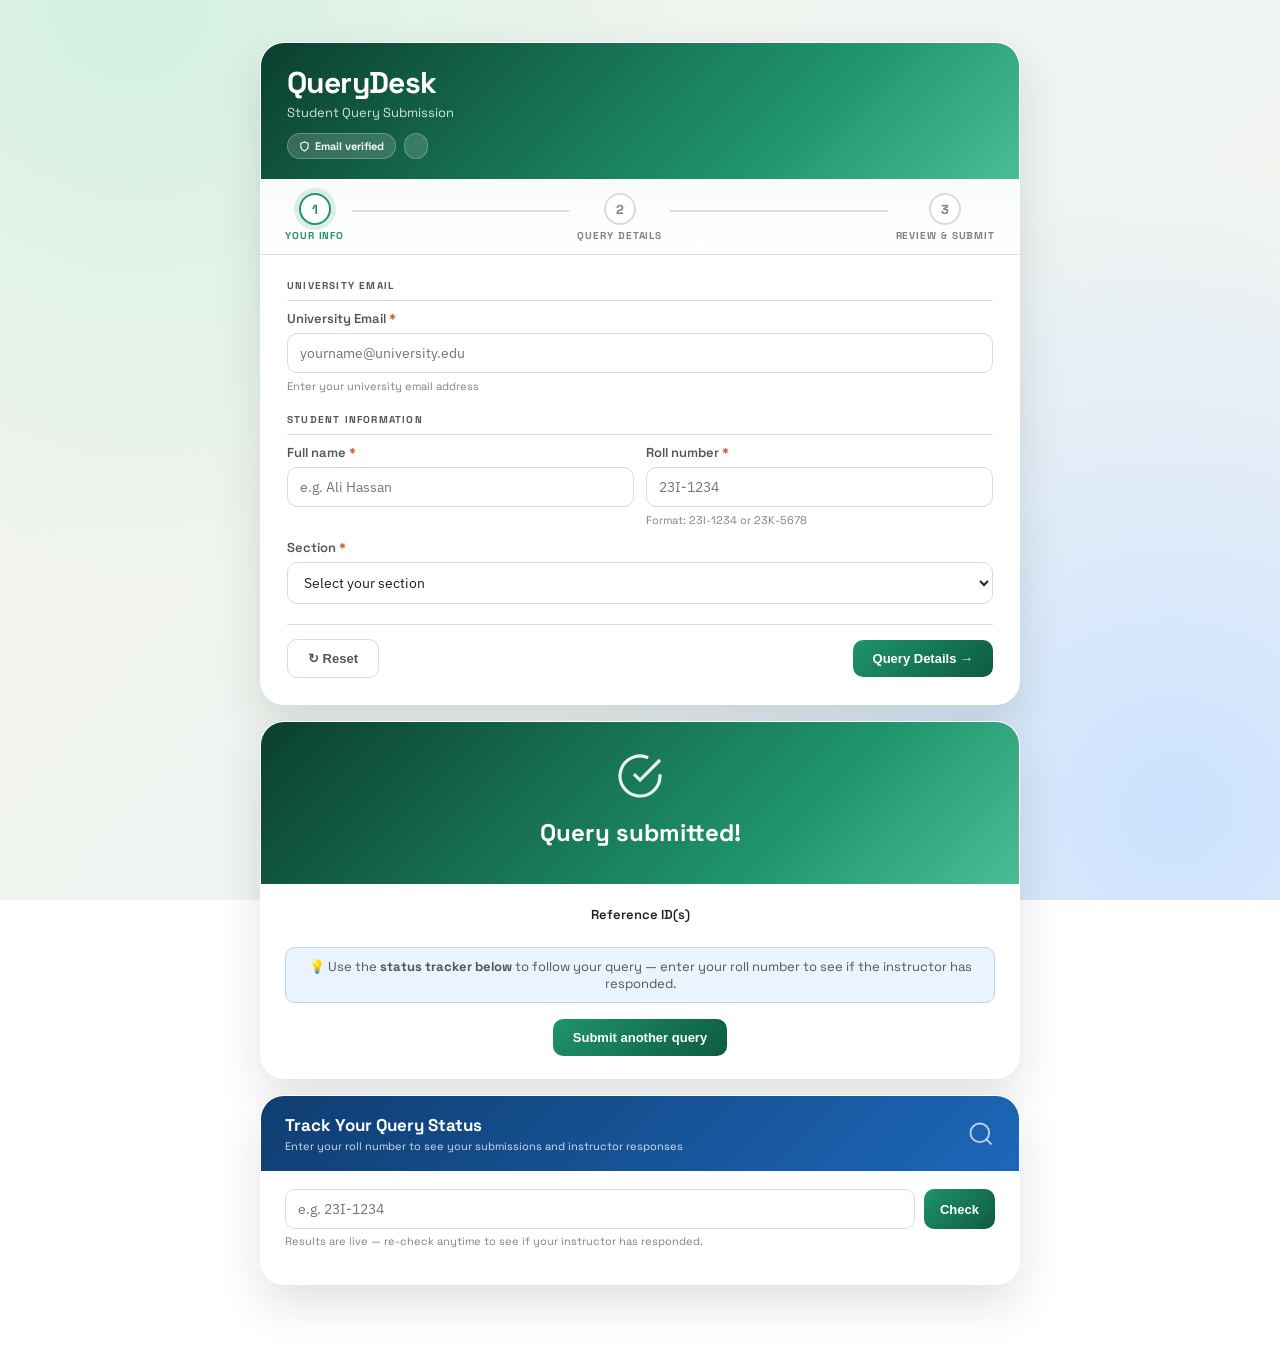
<file: index.html>
<!DOCTYPE html>
<html lang="en">
<head>
<meta charset="UTF-8"/>
<meta name="viewport" content="width=device-width, initial-scale=1.0"/>
<title>QueryDesk</title>
<link rel="preconnect" href="https://fonts.googleapis.com"/>
<link rel="preconnect" href="https://fonts.gstatic.com" crossorigin/>
<link href="https://fonts.googleapis.com/css2?family=IBM+Plex+Sans:wght@400;500;600;700&family=Space+Grotesk:wght@600;700&display=swap" rel="stylesheet"/>
<link rel="stylesheet" href="css/student.css"/>
</head>

<body>
<div id="offline-banner" style="display:none;position:fixed;top:0;left:0;right:0;background:#b91c1c;color:#fff;text-align:center;font-size:13px;font-weight:600;padding:10px 16px;z-index:9999;letter-spacing:.01em">
  \u26a0\ufe0f You are offline &mdash; check your connection before submitting
</div>
<div class="page-wrap">
  <div class="top-bar">
    <span class="uni"></span><!-- filled dynamically by applyCourseBranding() -->
    
  </div>

  <!-- Announcement banner (shown when admin sets announcement text) -->
  <div id="announce-banner" style="display:none" class="announce-banner">
    <svg width="16" height="16" viewBox="0 0 24 24" fill="none" stroke="currentColor" stroke-width="2.2"><circle cx="12" cy="12" r="10"/><line x1="12" y1="8" x2="12" y2="12"/><line x1="12" y1="16" x2="12.01" y2="16"/></svg>
    <span id="announce-text"></span>
  </div>
  <!-- Closed state (shown when admin disables submissions) -->
  <div id="closed-card" style="display:none" class="closed-card">
    <svg width="44" height="44" viewBox="0 0 24 24" fill="none" stroke="#D85A30" stroke-width="1.5" style="margin:0 auto;display:block"><rect x="3" y="11" width="18" height="11" rx="2"/><path d="M7 11V7a5 5 0 0110 0v4"/></svg>
    <h2>Submissions Closed</h2>
    <p id="closed-msg">Query submission is currently closed. Please check back later.</p>
  </div>

  <!-- MAIN FORM CARD -->
  <div class="main-card" id="main-card">
    <div class="card-head">
      <h1>QueryDesk</h1>
      <p>Student Query Submission</p>
      <div class="head-badges">
        <span class="head-badge" id="email-badge">
          <svg width="11" height="11" viewBox="0 0 24 24" fill="none" stroke="currentColor" stroke-width="2.5"><path d="M12 22s8-4 8-10V5l-8-3-8 3v7c0 6 8 10 8 10z"/></svg>
          Email verified
        </span><!-- domain filled dynamically -->
        <span class="head-badge" id="sections-badge"></span><!-- sections filled dynamically -->
      </div>
    </div>

    <div class="step-bar">
      <div class="step-item">
        <div class="step-dot active" id="sd1">1</div>
        <div class="step-label active" id="sl1">Your Info</div>
      </div>
      <div class="step-line" id="line1"></div>
      <div class="step-item">
        <div class="step-dot" id="sd2">2</div>
        <div class="step-label" id="sl2">Query Details</div>
      </div>
      <div class="step-line" id="line2"></div>
      <div class="step-item">
        <div class="step-dot" id="sd3">3</div>
        <div class="step-label" id="sl3">Review &amp; Submit</div>
      </div>
    </div>

    <div class="hp" aria-hidden="true">
      <input type="text" id="hp" name="website" tabindex="-1" autocomplete="off"/>
    </div>

    <div class="card-body">
      <div class="rate-err" id="rate-err">&#9888; Too many submissions. Please wait before trying again.</div>

      <!-- STEP 1 -->
      <div class="step-panel active" id="panel1">
        <div class="stitle">University email</div>
        <div class="frow">
          <div class="field" id="f-email">
            <label>University Email <span class="req">*</span></label>
            <div class="email-wrap">
              <input type="email" id="email" placeholder="yourname@university.edu" oninput="liveEmail(this)" autocomplete="off" spellcheck="false"/>
              <span class="eicon" id="e-ok"  style="color:#1D9E75">&#10003;</span>
              <span class="eicon" id="e-bad" style="color:#D85A30">&#10007;</span>
            </div>
            <span class="hint" id="email-hint">Enter your university email address</span>
            <span class="err" id="err-email">Enter a valid university email.</span>
          </div>
        </div>
        <div class="stitle">Student information</div>
        <div class="frow two">
          <div class="field" id="f-name">
            <label>Full name <span class="req">*</span></label>
            <input type="text" id="name" placeholder="e.g. Ali Hassan"/>
            <span class="err" id="err-name">Please enter your full name.</span>
          </div>
          <div class="field" id="f-roll">
            <label>Roll number <span class="req">*</span></label>
            <input type="text" id="roll" placeholder="23I-1234" oninput="fmtRoll(this)" maxlength="8"/>
            <span class="hint">Format: 23I-1234 or 23K-5678</span>
            <span class="err" id="err-roll">Invalid format. Use 23I-1234 style.</span>
          </div>
        </div>
        <div class="frow">
          <div class="field" id="f-section">
            <label>Section <span class="req">*</span></label>
            <select id="section">
              <option value="">Select your section</option>
            </select>
            <span class="err" id="err-section">Please select your section.</span>
          </div>
        </div>
        <div class="nav-row">
          <button class="btn-ghost" onclick="resetForm()">&#8635; Reset</button>
          <button class="btn-primary" onclick="goStep2()">Query Details &rarr;</button>
        </div>
      </div>

      <!-- STEP 2 -->
      <div class="step-panel" id="panel2">
        <div class="stitle">Select query type(s) <span class="req">*</span>
          <span style="font-weight:400;text-transform:none;letter-spacing:0;color:var(--th);margin-left:5px">Pick one or more &mdash; each is independent</span>
        </div>
        <div id="type-grid" class="type-grid"></div>
        <span class="err" id="err-type">Please select at least one query type.</span>
        <div id="type-sections"></div>
        <div class="stitle" style="margin-top:1.5rem">Supporting document
          <span style="font-weight:400;text-transform:none;letter-spacing:0;color:var(--th)">(optional)</span>
        </div>
        <label style="display:flex;align-items:center;gap:10px;cursor:pointer;background:#fff5f5;border:1.5px solid #fca5a5;border-radius:var(--r);padding:11px 14px;margin-bottom:12px;font-size:13px;font-weight:600;color:#b91c1c;user-select:none" onclick="isUrgent=!isUrgent;this.style.background=isUrgent?'#fee2e2':'#fff5f5';this.style.borderColor=isUrgent?'#ef4444':'#fca5a5';document.getElementById('urgent-dot').style.background=isUrgent?'#ef4444':'#fca5a5';document.getElementById('urgent-check').textContent=isUrgent?'\u2714 Urgent \u2014 needs attention within 24\u202Fh':'\uD83D\uDD34 Mark as Urgent (time-sensitive issue)'">
          <span id="urgent-dot" style="width:10px;height:10px;border-radius:50%;background:#fca5a5;flex-shrink:0"></span>
          <span id="urgent-check">&#128308; Mark as Urgent (time-sensitive issue)</span>
        </label>
        <div class="file-zone" onclick="document.getElementById('fileInput').click()">
          <svg width="20" height="20" viewBox="0 0 24 24" fill="none" stroke="#9a9992" stroke-width="1.8" style="margin:0 auto">
            <path d="M21 15v4a2 2 0 01-2 2H5a2 2 0 01-2-2v-4"/>
            <polyline points="17 8 12 3 7 8"/><line x1="12" y1="3" x2="12" y2="15"/>
          </svg>
          <p>Click to attach proof, screenshot, or supporting document</p>
          <p class="file-sub">PDF &middot; JPG &middot; PNG &middot; DOCX &mdash; max 5 MB</p>
          <p class="file-name" id="file-label"></p>
          <input type="file" id="fileInput" accept=".pdf,.jpg,.jpeg,.png,.docx" onchange="showFile(this)" style="display:none"/>
        </div>
        <p style="font-size:11px;color:var(--th);margin-top:5px;text-align:center">Attached file will be <strong>saved to Google Drive</strong> and the link shared with your instructor.</p>
        <div class="nav-row">
          <button class="btn-ghost" onclick="goStep1()">&#8592; Back</button>
          <button class="btn-primary" onclick="goStep3()">Review &amp; Confirm &rarr;</button>
        </div>
      </div>

      <!-- STEP 3 -->
      <div class="step-panel" id="panel3">
        <div class="stitle">Review your submission</div>
        <div id="review-content"></div>
        <div class="nav-row">
          <button class="btn-ghost" onclick="goStep2()">&#8592; Edit</button>
          <button class="btn-primary" id="submitBtn" onclick="doSubmit()">Submit all queries &rarr;</button>
        </div>
      </div>
    </div>
  </div>

  <!-- SUCCESS CARD -->
  <div class="success-card" id="success-card">
    <div class="suc-head">
      <svg width="48" height="48" viewBox="0 0 24 24" fill="none" stroke="rgba(255,255,255,.9)" stroke-width="1.6" style="margin:0 auto">
        <path d="M22 11.08V12a10 10 0 11-5.93-9.14"/>
        <polyline points="22 4 12 14.01 9 11.01"/>
      </svg>
      <h2>Query submitted!</h2>
      <p id="suc-msg"></p>
    </div>
    <div class="suc-body">
      <p style="font-size:13px;font-weight:600;color:var(--ts);text-align:center;margin-bottom:6px">Reference ID(s)</p>
      <div class="suc-refs" id="suc-refs"></div>
      <div class="suc-tracker-hint">&#128161; Use the <strong>status tracker below</strong> to follow your query &mdash; enter your roll number to see if the instructor has responded.</div>
      <button class="btn-primary" onclick="resetForm()">Submit another query</button>
    </div>
  </div>

  <!-- STATUS TRACKER CARD -->
  <div class="tracker-card">
    <div class="tracker-head">
      <div>
        <h2>Track Your Query Status</h2>
        <p>Enter your roll number to see your submissions and instructor responses</p>
      </div>
      <svg width="28" height="28" viewBox="0 0 24 24" fill="none" stroke="rgba(255,255,255,.7)" stroke-width="1.6">
        <circle cx="11" cy="11" r="8"/><line x1="21" y1="21" x2="16.65" y2="16.65"/>
      </svg>
    </div>
    <div class="tracker-body">
      <div class="tracker-search">
        <input type="text" id="st-roll" placeholder="e.g. 23I-1234" oninput="fmtRoll(this)" maxlength="8" onkeydown="if(event.key==='Enter')checkStatus()"/>
        <button class="btn-primary" onclick="checkStatus()">Check</button>
      </div>
      <div class="hint tracker-hint">Results are live &mdash; re-check anytime to see if your instructor has responded.</div>
      <div class="err tracker-err" id="st-err">Please enter a valid roll number (e.g. 23I-1234).</div>
      <div class="status-list" id="status-list"></div>
    </div>
  </div>
</div>

<script src="js/api.js"></script>
<script src="js/utils.js"></script>
<script src="js/student.js"></script>
</body>
</html>
</file>
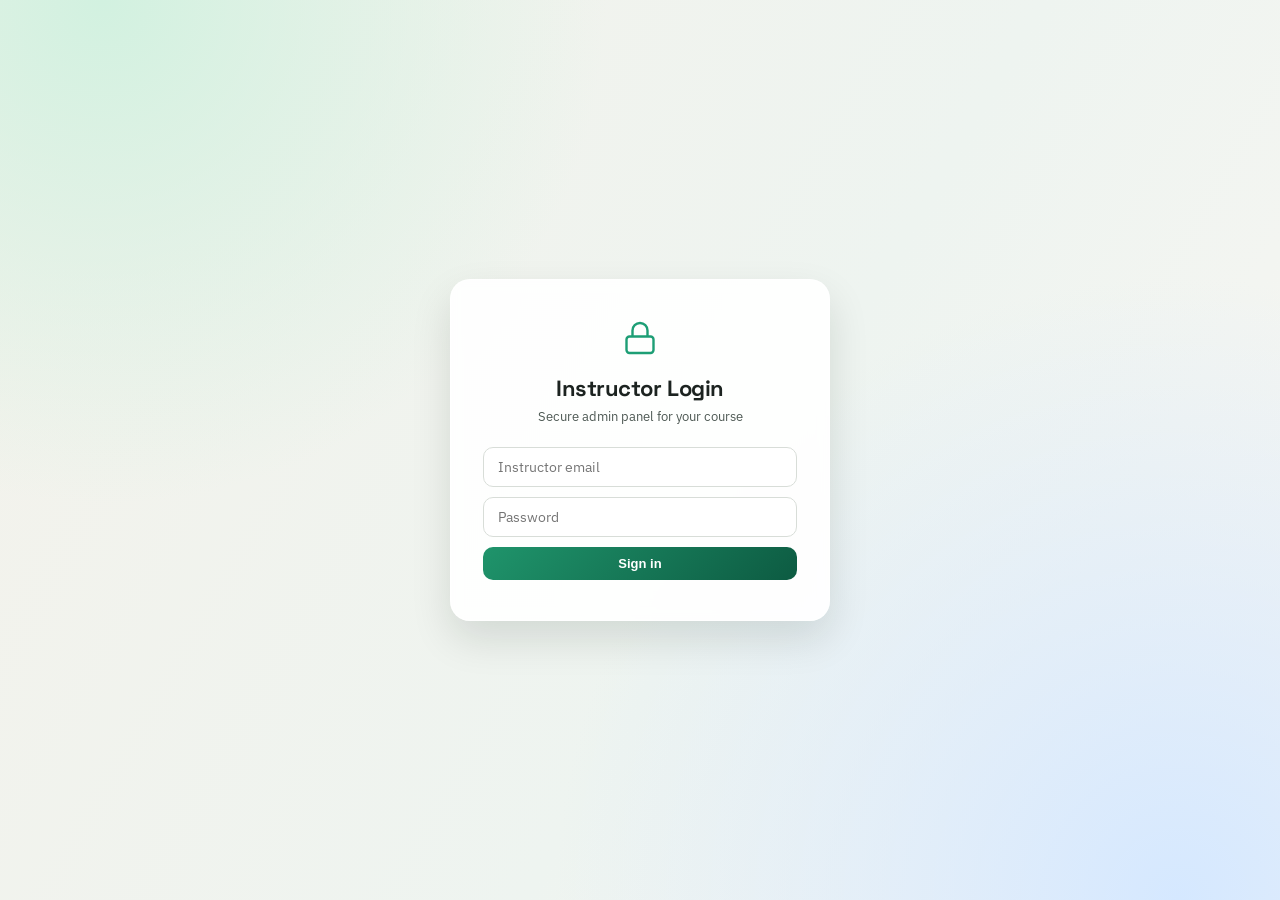
<file: admin.html>
<!DOCTYPE html>
<html lang="en">
<head>
<meta charset="UTF-8"/>
<meta name="viewport" content="width=device-width, initial-scale=1.0"/>
<title>QueryDesk - Admin</title>
<link rel="preconnect" href="https://fonts.googleapis.com"/>
<link rel="preconnect" href="https://fonts.gstatic.com" crossorigin/>
<link href="https://fonts.googleapis.com/css2?family=IBM+Plex+Sans:wght@400;500;600;700&family=Space+Grotesk:wght@600;700&display=swap" rel="stylesheet"/>
<link rel="stylesheet" href="css/admin.css"/>
</head>

<body>

<!-- --------------------------------------
     LOGIN SCREEN
-------------------------------------- -->
<div class="login-screen" id="login-screen">
  <div class="login-card">
    <svg width="36" height="36" viewBox="0 0 24 24" fill="none" stroke="#1D9E75" stroke-width="1.6" style="margin:0 auto">
      <rect x="3" y="11" width="18" height="11" rx="2"/>
      <path d="M7 11V7a5 5 0 0110 0v4"/>
    </svg>
    <h1>Instructor Login</h1>
    <p>Secure admin panel for your course</p>
    <input type="email" id="email-input" placeholder="Instructor email"
           onkeydown="if(event.key==='Enter') document.getElementById('pw-input').focus()"/>
    <input type="password" id="pw-input" placeholder="Password"
           onkeydown="if(event.key==='Enter') doLogin()"/>
    <div class="login-err" id="login-err">Incorrect email or password.</div>
    <button class="btn-primary" style="width:100%" onclick="doLogin()">Sign in</button>
  </div>
</div>

<!-- --------------------------------------
     MAIN APP
-------------------------------------- -->
<div id="app">

  <!-- Top bar -->
  <div class="topbar">
    <div class="topbar-left">
      <svg width="20" height="20" viewBox="0 0 24 24" fill="none" stroke="#1D9E75" stroke-width="2">
        <path d="M12 22s8-4 8-10V5l-8-3-8 3v7c0 6 8 10 8 10z"/>
      </svg>
      <h2>QueryDesk - Admin</h2>
      <span class="role-badge">Instructor</span>
    </div>
    <div class="topbar-right">
      <button class="btn-outline" onclick="loadData()"       style="font-size:12px">Refresh</button>
      <button class="btn-outline" onclick="exportCSV()"      style="font-size:12px">Export CSV</button>
      <button class="btn-outline" onclick="openSettings()"   style="font-size:12px">&#9881; Settings</button>
      <button class="btn-outline" onclick="openAnalytics()"  style="font-size:12px">&#128202; Analytics</button>
      <button class="btn-outline" onclick="doLogout()"       style="font-size:12px">Sign out</button>
    </div>
  </div>

  <div class="content">

    <!-- Stats -->
    <div class="stats-row">
      <div class="stat-card">
        <div class="s-num" id="stat-total">-</div>
        <div class="s-lbl">Total queries</div>
      </div>
      <div class="stat-card">
        <div class="s-num" style="color:var(--amber-dark)" id="stat-pending">-</div>
        <div class="s-lbl">Pending</div>
      </div>
      <div class="stat-card">
        <div class="s-num" style="color:var(--blue-dark)" id="stat-reviewing">-</div>
        <div class="s-lbl">Reviewing</div>
      </div>
      <div class="stat-card">
        <div class="s-num" style="color:var(--green)" id="stat-resolved">-</div>
        <div class="s-lbl">Resolved</div>
      </div>
      <div class="stat-card">
        <div class="s-num" style="color:var(--red)" id="stat-rejected">-</div>
        <div class="s-lbl">Rejected</div>
      </div>
    </div>

    <!-- Filter bar -->
    <div class="filter-bar">
      <input type="text" id="f-search" placeholder="Search name, roll, ref ID..." oninput="renderTable()"/>
      <select id="f-section" onchange="renderTable()">
        <option value="">All sections</option>
      </select>
      <select id="f-status" onchange="renderTable()">
        <option value="">All statuses</option>
        <option>Pending</option><option>Reviewing</option>
        <option>Resolved</option><option>Rejected</option>
      </select>
      <select id="f-type" onchange="renderTable()">
        <option value="">All types</option>
        <option value="attendance">Attendance</option>
        <option value="marks">Lab Marks</option>
        <option value="assignment">Assignment</option>
        <option value="final">Final Marks</option>
        <option value="project">Project Marks</option>
      </select>
      <select id="f-lab" onchange="renderTable()">
        <option value="">All labs</option>
      </select>
      <span id="data-info" style="font-size:12px;color:var(--text-hint);margin-left:auto;white-space:nowrap"></span>
    </div>

    <!-- Bulk action toolbar (shown when rows selected) -->
    <div class="bulk-toolbar" id="bulk-toolbar">
      <span id="bulk-count" style="font-size:13px;font-weight:600;color:var(--blue-dark)">0 selected</span>
      <select id="bulk-status">
        <option value="">Change status to&hellip;</option>
        <option value="Pending">Pending</option>
        <option value="Reviewing">Reviewing</option>
        <option value="Resolved">Resolved</option>
        <option value="Rejected">Rejected</option>
      </select>
      <button class="btn-sm-primary" onclick="applyBulk()">Apply</button>
      <button class="btn-sm" onclick="clearBulk()">Deselect all</button>
    </div>

    <div id="pagination" style="display:flex;align-items:center;justify-content:flex-end;gap:6px;margin-bottom:8px;min-height:28px"></div>
    <!-- Table -->
    <div class="table-wrap">
      <table>
        <thead>
          <tr>
            <th style="width:36px;padding:11px 8px"><input type="checkbox" id="select-all-check" onchange="toggleSelectAll(this.checked)" title="Select all" style="cursor:pointer"/></th>
            <th data-sort="referenceId" onclick="sortBy('referenceId')">Ref ID</th>
            <th data-sort="name" onclick="sortBy('name')">Student</th>
            <th data-sort="section" onclick="sortBy('section')">Section</th>
            <th class="hide-sm">Lab(s)</th>
            <th class="hide-sm">Date</th>
            <th data-sort="queryType" onclick="sortBy('queryType')">Type</th>
            <th data-sort="status" onclick="sortBy('status')">Status</th>
            <th class="hide-sm" data-sort="timestamp" onclick="sortBy('timestamp')">Submitted</th>
            <th>Action</th>
          </tr>
        </thead>
        <tbody id="table-body">
          <tr><td colspan="10" class="loading-row"><span class="spinner"></span></td></tr>
        </tbody>
      </table>
    </div>

  </div>
</div><!-- /app -->

<!-- --------------------------------------
     DETAIL MODAL
-------------------------------------- -->
<div class="modal-overlay" id="modal">
  <div class="modal">
    <div class="modal-head">
      <h3 id="m-title">Query detail</h3>
      <button class="btn-icon" onclick="closeModal()">&#10005;</button>
    </div>
    <div class="modal-body">
      <div class="detail-grid" id="m-grid"></div>
      <div id="m-attachment" style="display:none;margin-bottom:14px">
        <a id="m-attachment-link" target="_blank" rel="noopener noreferrer" class="btn-sm"
           style="display:inline-flex;align-items:center;gap:6px;text-decoration:none;color:var(--blue-dark);border-color:#b3d4f0;background:var(--blue-light)">
          &#128206; View attachment
        </a>
      </div>
      <div style="margin-bottom:8px;font-size:11px;font-weight:700;text-transform:uppercase;letter-spacing:0.07em;color:var(--text-sec)">Description</div>
      <div class="detail-desc" id="m-desc"></div>
      <div class="status-row">
        <div class="field">
          <label>Update status</label>
          <select id="m-status">
            <option value="Pending">Pending</option>
            <option value="Reviewing">Reviewing</option>
            <option value="Resolved">Resolved</option>
            <option value="Rejected">Rejected</option>
          </select>
        </div>
        <div class="field" style="flex:2">
          <label>Instructor notes (optional) <label style="font-weight:400;font-size:12px;margin-left:8px"><input type="checkbox" id="m-notify" style="margin-right:4px"/>Notify student by email</label></label>
          <textarea id="m-notes" placeholder="Add a note - visible to the student in their status tracker"></textarea>
        </div>
      </div>
    </div>
    <div class="modal-foot">
      <button class="btn-danger"  onclick="deleteQuery()">Delete</button>
      <button class="btn-outline" onclick="closeModal()">Cancel</button>
      <button class="btn-primary" onclick="saveStatus()">Save changes</button>
    </div>
  </div>
</div>

<!-- ANALYTICS PANEL -->
<div class="settings-overlay" id="analytics-overlay">
  <div class="settings-panel">
    <div class="settings-head">
      <h3>&#128202; Analytics</h3>
      <button class="btn-icon" onclick="closeAnalytics()">&#10005;</button>
    </div>
    <div class="settings-body" id="analytics-body" style="padding:20px;min-height:200px">
      <!-- populated by renderAnalytics() -->
    </div>
    <div class="settings-foot">
      <button class="btn-outline" onclick="closeAnalytics()">Close</button>
    </div>
  </div>
</div>

<!-- --------------------------------------
     SETTINGS PANEL
-------------------------------------- -->
<div class="settings-overlay" id="settings-overlay">
  <div class="settings-panel">
    <div class="settings-head">
      <h3>Query Type Settings</h3>
      <button class="btn-icon" onclick="closeSettings()">&#10005;</button>
    </div>
    <div class="settings-body">
      <p class="settings-desc">
        Enable or disable the query types students can submit. Changes take effect immediately for new form loads.
      </p>

      <div class="toggle-row">
        <div class="toggle-info">
          <span class="t-dot" style="background:#1D9E75"></span>
          <div>
            <div class="toggle-label">Attendance</div>
            <div class="toggle-sub">Missed / not marked</div>
          </div>
        </div>
        <label class="toggle-switch">
          <input type="checkbox" id="tog-attendance" checked/>
          <span class="toggle-track"></span>
          <span class="toggle-knob"></span>
        </label>
      </div>

      <div class="toggle-row">
        <div class="toggle-info">
          <span class="t-dot" style="background:#854F0B"></span>
          <div>
            <div class="toggle-label">Lab Marks</div>
            <div class="toggle-sub">Score discrepancy in lab</div>
          </div>
        </div>
        <label class="toggle-switch">
          <input type="checkbox" id="tog-marks" checked/>
          <span class="toggle-track"></span>
          <span class="toggle-knob"></span>
        </label>
      </div>

      <div class="toggle-row">
        <div class="toggle-info">
          <span class="t-dot" style="background:#185FA5"></span>
          <div>
            <div class="toggle-label">Assignment</div>
            <div class="toggle-sub">Assignment marks query</div>
          </div>
        </div>
        <label class="toggle-switch">
          <input type="checkbox" id="tog-assignment" checked/>
          <span class="toggle-track"></span>
          <span class="toggle-knob"></span>
        </label>
      </div>

      <div class="toggle-row">
        <div class="toggle-info">
          <span class="t-dot" style="background:#6B3FA0"></span>
          <div>
            <div class="toggle-label">Final Marks</div>
            <div class="toggle-sub">Final exam / theory marks</div>
          </div>
        </div>
        <label class="toggle-switch">
          <input type="checkbox" id="tog-final" checked/>
          <span class="toggle-track"></span>
          <span class="toggle-knob"></span>
        </label>
      </div>

      <div class="toggle-row">
        <div class="toggle-info">
          <span class="t-dot" style="background:#0B7A75"></span>
          <div>
            <div class="toggle-label">Project Marks</div>
            <div class="toggle-sub">Project / term work marks</div>
          </div>
        </div>
        <label class="toggle-switch">
          <input type="checkbox" id="tog-project" checked/>
          <span class="toggle-track"></span>
          <span class="toggle-knob"></span>
        </label>
      </div>
    </div>

      <!-- Course Settings -->
      <div class="toggle-section-head" style="margin:18px 0 10px;font-size:13px;font-weight:700;color:var(--text-hint);text-transform:uppercase;letter-spacing:.06em;padding:0 4px">Course Settings</div>
      <div style="display:grid;gap:10px;padding:0 4px 4px">
        <div>
          <label style="font-size:12px;font-weight:600;display:block;margin-bottom:3px">Course Name</label>
          <input type="text" id="s-coursename" placeholder="ML for Business Analytics" style="width:100%;padding:7px 10px;border-radius:8px;border:1.5px solid var(--border);font-size:13px;background:var(--bg-input);color:var(--text)"/>
        </div>
        <div>
          <label style="font-size:12px;font-weight:600;display:block;margin-bottom:3px">Term / Semester</label>
          <input type="text" id="s-term" placeholder="Spring 2026" style="width:100%;padding:7px 10px;border-radius:8px;border:1.5px solid var(--border);font-size:13px;background:var(--bg-input);color:var(--text)"/>
        </div>
        <div style="display:flex;align-items:center;gap:10px">
          <label class="toggle-switch" style="flex-shrink:0">
            <input type="checkbox" id="s-islab" checked/>
            <span class="toggle-track"></span>
            <span class="toggle-knob"></span>
          </label>
          <div>
            <div style="font-size:13px;font-weight:600">Lab / Session course</div>
            <div style="font-size:11px;color:var(--text-hint)">Disable if not a lab course (hides session chips on student form)</div>
          </div>
        </div>
        <div style="display:grid;grid-template-columns:1fr 1fr;gap:10px">
          <div>
            <label style="font-size:12px;font-weight:600;display:block;margin-bottom:3px">Session Label</label>
            <input type="text" id="s-sessionlabel" placeholder="Lab" style="width:100%;padding:7px 10px;border-radius:8px;border:1.5px solid var(--border);font-size:13px;background:var(--bg-input);color:var(--text)"/>
          </div>
          <div>
            <label style="font-size:12px;font-weight:600;display:block;margin-bottom:3px">Session Count</label>
            <input type="number" id="s-sessioncount" min="1" max="30" value="14" style="width:100%;padding:7px 10px;border-radius:8px;border:1.5px solid var(--border);font-size:13px;background:var(--bg-input);color:var(--text)"/>
          </div>
        </div>
        <div>
          <label style="font-size:12px;font-weight:600;display:block;margin-bottom:3px">Sections <span style="font-weight:400;color:var(--text-hint)">(comma-separated)</span></label>
          <input type="text" id="s-sections" placeholder="BSBA-6A, BSBA-6B, MSBA" style="width:100%;padding:7px 10px;border-radius:8px;border:1.5px solid var(--border);font-size:13px;background:var(--bg-input);color:var(--text)"/>
        </div>
        <div>
          <label style="font-size:12px;font-weight:600;display:block;margin-bottom:3px">Instructor Name <span style="font-weight:400;color:var(--text-hint)">(optional)</span></label>
          <input type="text" id="s-instructorname" placeholder="e.g. Dr. Ahmed" style="width:100%;padding:7px 10px;border-radius:8px;border:1.5px solid var(--border);font-size:13px;background:var(--bg-input);color:var(--text)"/>
        </div>
        <div>
          <label style="font-size:12px;font-weight:600;display:block;margin-bottom:3px">Student Email Domain <span style="font-weight:400;color:var(--text-hint)">(used for validation)</span></label>
          <input type="text" id="s-emaildomain" placeholder="nu.edu.pk" style="width:100%;padding:7px 10px;border-radius:8px;border:1.5px solid var(--border);font-size:13px;background:var(--bg-input);color:var(--text)"/>
          <div style="font-size:11px;color:var(--text-hint);margin-top:3px">Students must submit from an email ending in this domain. Default: nu.edu.pk (NUCES strict format). Change for other universities.</div>
        </div>
        <div>
          <label style="font-size:12px;font-weight:600;display:block;margin-bottom:3px">University / Institution Name</label>
          <input type="text" id="s-universityname" placeholder="University / Campus Name" style="width:100%;padding:7px 10px;border-radius:8px;border:1.5px solid var(--border);font-size:13px;background:var(--bg-input);color:var(--text)"/>
          <div style="font-size:11px;color:var(--text-hint);margin-top:3px">Shown in the top-bar of the student form.</div>
        </div>
        <div>
          <label style="font-size:12px;font-weight:600;display:block;margin-bottom:3px">Roll / ID Format <span style="font-weight:400;color:var(--text-hint)">(regex)</span></label>
          <input type="text" id="s-rollformat" placeholder="\d{2}[IKik]-\d{4}" style="width:100%;padding:7px 10px;border-radius:8px;border:1.5px solid var(--border);font-size:13px;background:var(--bg-input);color:var(--text);font-family:monospace"/>
          <div style="font-size:11px;color:var(--text-hint);margin-top:3px">Regular expression for student roll/ID validation. Leave blank to accept any format.</div>
        </div>
        <div style="display:flex;align-items:center;gap:10px">
          <label class="toggle-switch" style="flex-shrink:0">
            <input type="checkbox" id="s-open" checked/>
            <span class="toggle-track"></span>
            <span class="toggle-knob"></span>
          </label>
          <div>
            <div style="font-size:13px;font-weight:600">Submissions Open</div>
            <div style="font-size:11px;color:var(--text-hint)">Uncheck to show a &ldquo;Submissions Closed&rdquo; card on the student form instead of the query form.</div>
          </div>
        </div>
        <div>
          <label style="font-size:12px;font-weight:600;display:block;margin-bottom:3px">Closed Message <span style="font-weight:400;color:var(--text-hint)">(optional)</span></label>
          <input type="text" id="s-closedmsg" placeholder="Query submissions are currently closed." style="width:100%;padding:7px 10px;border-radius:8px;border:1.5px solid var(--border);font-size:13px;background:var(--bg-input);color:var(--text)"/>
          <div style="font-size:11px;color:var(--text-hint);margin-top:3px">Shown on the closed card when submissions are disabled.</div>
        </div>
        <div>
          <label style="font-size:12px;font-weight:600;display:block;margin-bottom:3px">Announcement <span style="font-weight:400;color:var(--text-hint)">(optional)</span></label>
          <input type="text" id="s-announcement" placeholder="e.g. Lab 8 attendance queries open until Friday" style="width:100%;padding:7px 10px;border-radius:8px;border:1.5px solid var(--border);font-size:13px;background:var(--bg-input);color:var(--text)"/>
          <div style="font-size:11px;color:var(--text-hint);margin-top:3px">Shown as an info banner at the top of the student form. Leave blank to hide.</div>
        </div>
      </div><!-- /course-settings-grid -->
    </div><!-- /settings-body -->
    <div class="settings-foot">
      <span class="save-status" id="settings-save-status">&#10003; Saved</span>
      <button class="btn-outline" onclick="closeSettings()">Cancel</button>
      <button class="btn-primary" onclick="saveAllSettings()">Save all settings</button>
    </div>
  </div>
</div>

<!-- Toast -->
<div class="toast" id="toast"></div>

<script src="js/api.js"></script>
<script src="js/utils.js"></script>
<script src="js/admin.js"></script>
</body>
</html>
</file>
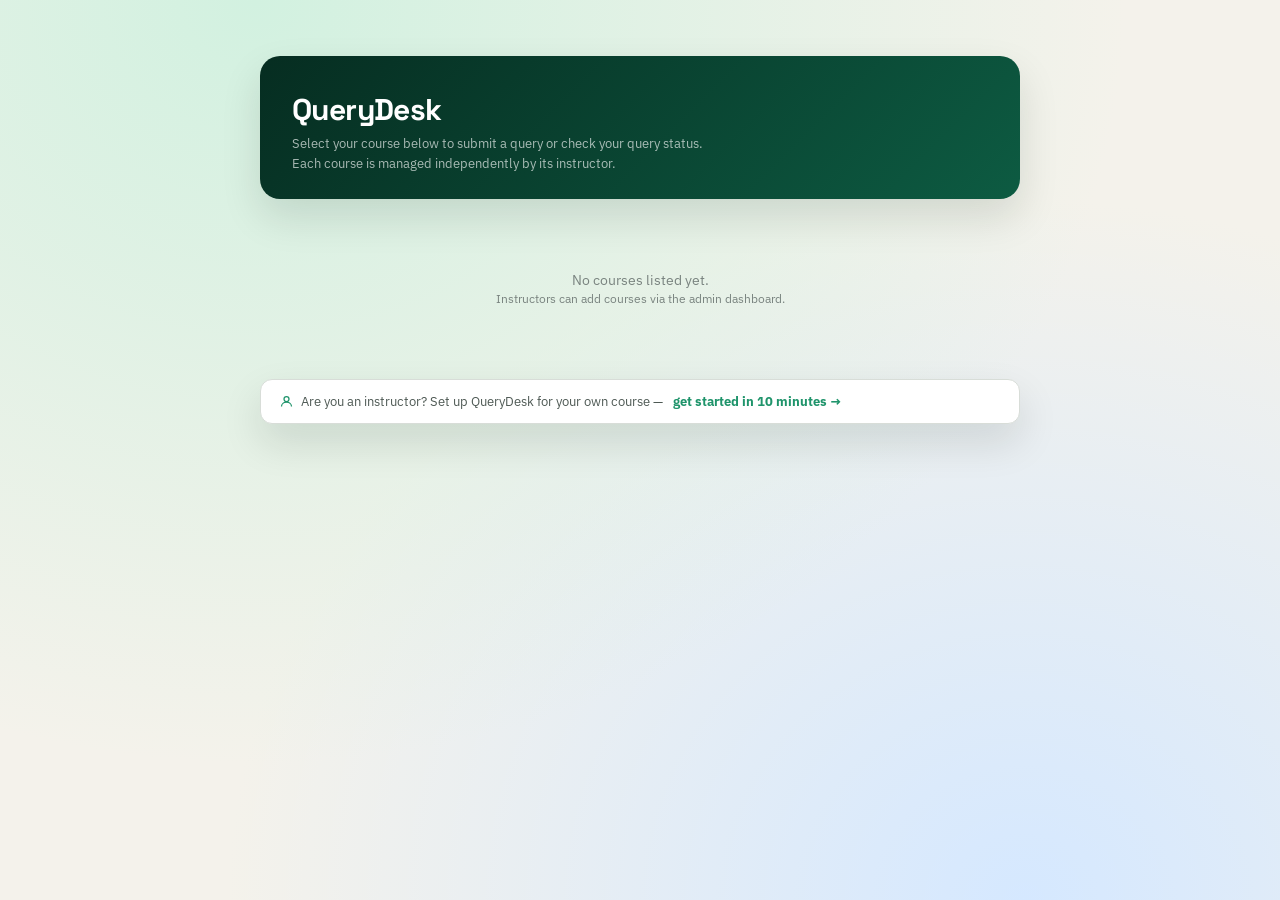
<file: directory.html>
<!DOCTYPE html>
<html lang="en">
<head>
<meta charset="UTF-8"/>
<meta name="viewport" content="width=device-width, initial-scale=1.0"/>
<title>QueryDesk — Course Directory</title>
<link rel="preconnect" href="https://fonts.googleapis.com"/>
<link rel="preconnect" href="https://fonts.gstatic.com" crossorigin/>
<link href="https://fonts.googleapis.com/css2?family=IBM+Plex+Sans:wght@400;500;600;700&family=Space+Grotesk:wght@600;700&display=swap" rel="stylesheet"/>
<style>
:root {
  --g1: #1f946b; --g2: #0d5b42; --g3: #062d21;
  --gl: #eafaf4; --gm: #b7e9d2;
  --border: #d8ddd8; --gray: #f7f6f2;
  --text: #1c2320; --ts: #4e5954; --th: #79837f;
  --white: #fff;
  --r: 12px; --rl: 20px;
  --shadow: 0 18px 40px rgba(10, 26, 18, .12);
}
* { box-sizing: border-box; margin: 0; padding: 0; }
body {
  font-family: 'IBM Plex Sans', 'Segoe UI', sans-serif;
  min-height: 100vh;
  background:
    radial-gradient(ellipse at 20% 0%, #d2f1e0 0%, transparent 60%),
    radial-gradient(ellipse at 80% 100%, #d5e8ff 0%, transparent 55%),
    #f4f2eb;
  background-attachment: fixed;
  color: var(--text);
  padding: 2rem 1rem 4rem;
}
.page-wrap { max-width: 760px; margin: 0 auto; }
.top-bar { display: flex; align-items: center; justify-content: space-between; margin-bottom: 1.5rem; }
.top-bar .uni { font-size: 11px; font-weight: 700; letter-spacing: .08em; color: var(--ts); text-transform: uppercase; }

/* Header card */
.header-card {
  background: linear-gradient(135deg, var(--g3) 0%, var(--g2) 100%);
  border-radius: var(--rl); padding: 2.1rem 2rem 1.5rem;
  margin-bottom: 1.5rem; box-shadow: var(--shadow);
}
.header-card h1 { font-family: 'Space Grotesk', sans-serif; font-size: 30px; font-weight: 700; letter-spacing: -.02em; color: #fff; }
.header-card p  { font-size: 13px; color: rgba(255,255,255,.65); margin-top: 5px; line-height: 1.6; }
.header-badge { display: inline-flex; align-items: center; gap: 4px; font-size: 11px; font-weight: 600; padding: 3px 10px; border-radius: 99px; background: rgba(255,255,255,.14); color: rgba(255,255,255,.9); border: 1px solid rgba(255,255,255,.2); margin-top: 12px; }

/* Term section header */
.term-label { font-size: 11px; font-weight: 700; letter-spacing: .09em; text-transform: uppercase; color: var(--ts); margin: 1.5rem 0 .75rem; padding-bottom: 6px; border-bottom: 1px solid var(--border); }

/* Course cards grid */
.courses-grid { display: grid; grid-template-columns: repeat(auto-fill, minmax(320px, 1fr)); gap: 14px; }

.course-card {
  background: var(--white); border-radius: var(--rl);
  box-shadow: var(--shadow); overflow: hidden;
  border: 1px solid rgba(255,255,255,.45);
  display: flex; flex-direction: column;
  backdrop-filter: blur(2px);
}
.course-card-head {
  padding: 16px 18px 12px;
  border-bottom: 1px solid var(--border);
  background: var(--gray);
}
.course-name { font-size: 15px; font-weight: 700; color: var(--text); line-height: 1.35; }
.instructor  { font-size: 12px; color: var(--ts); margin-top: 4px; }
.sections-row { display: flex; flex-wrap: wrap; gap: 5px; margin-top: 10px; }
.sec-badge { font-size: 11px; font-weight: 600; padding: 2px 9px; border-radius: 99px; background: var(--gl); color: var(--g2); border: 1px solid var(--gm); }
.course-card-body { padding: 14px 18px; flex: 1; display: flex; align-items: flex-end; gap: 9px; }
.btn-submit {
  flex: 1; background: linear-gradient(135deg, #1f946b, #0d5b42); color: #fff; border: none;
  border-radius: var(--r); padding: 10px 16px; font-size: 13px;
  font-weight: 700; cursor: pointer; text-decoration: none;
  display: inline-flex; align-items: center; justify-content: center; gap: 6px;
  transition: filter .15s;
}
.btn-submit:hover { filter: brightness(1.04); }
.btn-admin {
  background: none; border: 1.5px solid var(--border); border-radius: var(--r);
  padding: 10px 13px; font-size: 12px; color: var(--ts); cursor: pointer;
  text-decoration: none; display: inline-flex; align-items: center;
  transition: background .15s;
}
.btn-admin:hover { background: var(--gray); }

/* Empty state */
.empty { text-align: center; padding: 3rem; color: var(--th); font-size: 14px; }

/* No-courses notice */
.notice {
  background: var(--white); border: 1.5px solid var(--border); border-radius: var(--r);
  padding: 16px 20px; font-size: 13px; color: var(--ts); margin-top: 1rem;
}
.notice code { background: var(--gray); border: 1px solid var(--border); border-radius: 5px; padding: 1px 6px; font-size: 12px; }

/* Instructor CTA */
.instructor-cta {
  display: flex; align-items: center; gap: 7px; flex-wrap: wrap;
  margin-top: 1.5rem; padding: 13px 18px;
  background: var(--white); border-radius: var(--r);
  border: 1.5px solid var(--border); box-shadow: var(--shadow);
  font-size: 13px; color: var(--ts);
}
.instructor-cta a { color: var(--g1); font-weight: 700; text-decoration: none; }
.instructor-cta a:hover { text-decoration: underline; }

@media (max-width: 520px) {
  .courses-grid { grid-template-columns: 1fr; }
  .header-card { padding: 1.5rem; }
}
</style>
</head>
<body>
<div class="page-wrap">

  <div class="top-bar">
    <span class="uni"></span>
  </div>

  <div class="header-card">
    <h1>QueryDesk</h1>
    <p>Select your course below to submit a query or check your query status.<br>
       Each course is managed independently by its instructor.</p>
    
  </div>

  <div id="directory"></div>

  <div class="instructor-cta">
    <svg width="15" height="15" viewBox="0 0 24 24" fill="none" stroke="currentColor" stroke-width="2" style="flex-shrink:0;color:var(--g1)"><circle cx="12" cy="8" r="4"/><path d="M4 20c0-4 3.6-7 8-7s8 3 8 7"/></svg>
    <span>Are you an instructor? Set up QueryDesk for your own course —&nbsp;</span>
    <a href="setup.html">get started in 10 minutes &rarr;</a>
  </div>

</div>

<script>
// ═══════════════════════════════════════════════════════════════
//  COURSE DIRECTORY — fetches live from REST API /courses
// ═══════════════════════════════════════════════════════════════

var API_BASE = 'https://querydesk.onrender.com';
// Allow ?api=http://localhost:8000 override for local dev
(function() {
  var qs = new URLSearchParams(location.search).get('api');
  if (qs) API_BASE = qs.replace(/\/$/, '');
})();

// ── Fallback seed courses (shown when API is unreachable) ──────
var COURSES_FALLBACK = [];

// ── Fetch from REST API or fall back ─────────────────────────
function fetchAndRender() {
  var dir = document.getElementById('directory');
  dir.innerHTML = '<div class="empty" style="padding:2rem;color:var(--th)">Loading courses\u2026</div>';

  fetch(API_BASE + '/courses')
    .then(function(r) {
      if (!r.ok) throw new Error('HTTP ' + r.status);
      return r.json();
    })
    .then(function(data) {
      var courses = data.items && data.items.length ? data.items : COURSES_FALLBACK;
      render(courses);
    })
    .catch(function() { render(COURSES_FALLBACK); });
}

// ── Group courses by term then render ─────────────────────────
function render(courses) {
  var dir = document.getElementById('directory');

  if (!courses || !courses.length) {
    dir.innerHTML = '<div class="empty">No courses listed yet.<br><span style="font-size:12px">Instructors can add courses via the admin dashboard.</span></div>';
    return;
  }

  // Group by semester/term
  var byTerm = {};
  courses.forEach(function(c) {
    var t = c.semester || 'Current Term';
    if (!byTerm[t]) byTerm[t] = [];
    byTerm[t].push(c);
  });

  var html = '';
  Object.keys(byTerm).forEach(function(term) {
    html += '<div class="term-label">' + esc(term) + '</div>';
    html += '<div class="courses-grid">';
    byTerm[term].forEach(function(c) {
      var studentLink = 'index.html?course=' + encodeURIComponent(c.id);
      var adminLink   = 'admin.html';
      var isOpen      = c.submission_open !== false;
      html += '<div class="course-card">'
        + '<div class="course-card-head">'
        +   '<div class="course-name">' + esc(c.name) + '</div>'
        +   '<div class="instructor">'
        +     '<svg width="12" height="12" viewBox="0 0 24 24" fill="none" stroke="currentColor" stroke-width="2" style="vertical-align:-1px;margin-right:4px"><circle cx="12" cy="8" r="4"/><path d="M4 20c0-4 3.6-7 8-7s8 3 8 7"/></svg>'
        +     esc(c.instructor_name || 'Instructor')
        +   '</div>'
        + '</div>'
        + '<div class="course-card-body">'
        +   (isOpen
              ? '<a class="btn-submit" href="' + studentLink + '">'
                + '<svg width="14" height="14" viewBox="0 0 24 24" fill="none" stroke="currentColor" stroke-width="2.5"><line x1="12" y1="5" x2="12" y2="19"/><line x1="5" y1="12" x2="19" y2="12"/></svg>'
                + 'Submit a query'
                + '</a>'
              : '<span class="btn-submit" style="opacity:.45;cursor:default">Submissions closed</span>')
        +   '<a class="btn-admin" href="' + adminLink + '" title="Instructor login">'
        +     '<svg width="14" height="14" viewBox="0 0 24 24" fill="none" stroke="currentColor" stroke-width="2"><rect x="3" y="11" width="18" height="11" rx="2"/><path d="M7 11V7a5 5 0 0110 0v4"/></svg>'
        +   '</a>'
        + '</div>'
        + '</div>';
    });
    html += '</div>';
  });

  dir.innerHTML = html;
}

function esc(s) {
  return String(s || '').replace(/&/g,'&amp;').replace(/</g,'&lt;').replace(/>/g,'&gt;').replace(/"/g,'&quot;');
}

fetchAndRender();
</script>
</body>
</html>
</file>
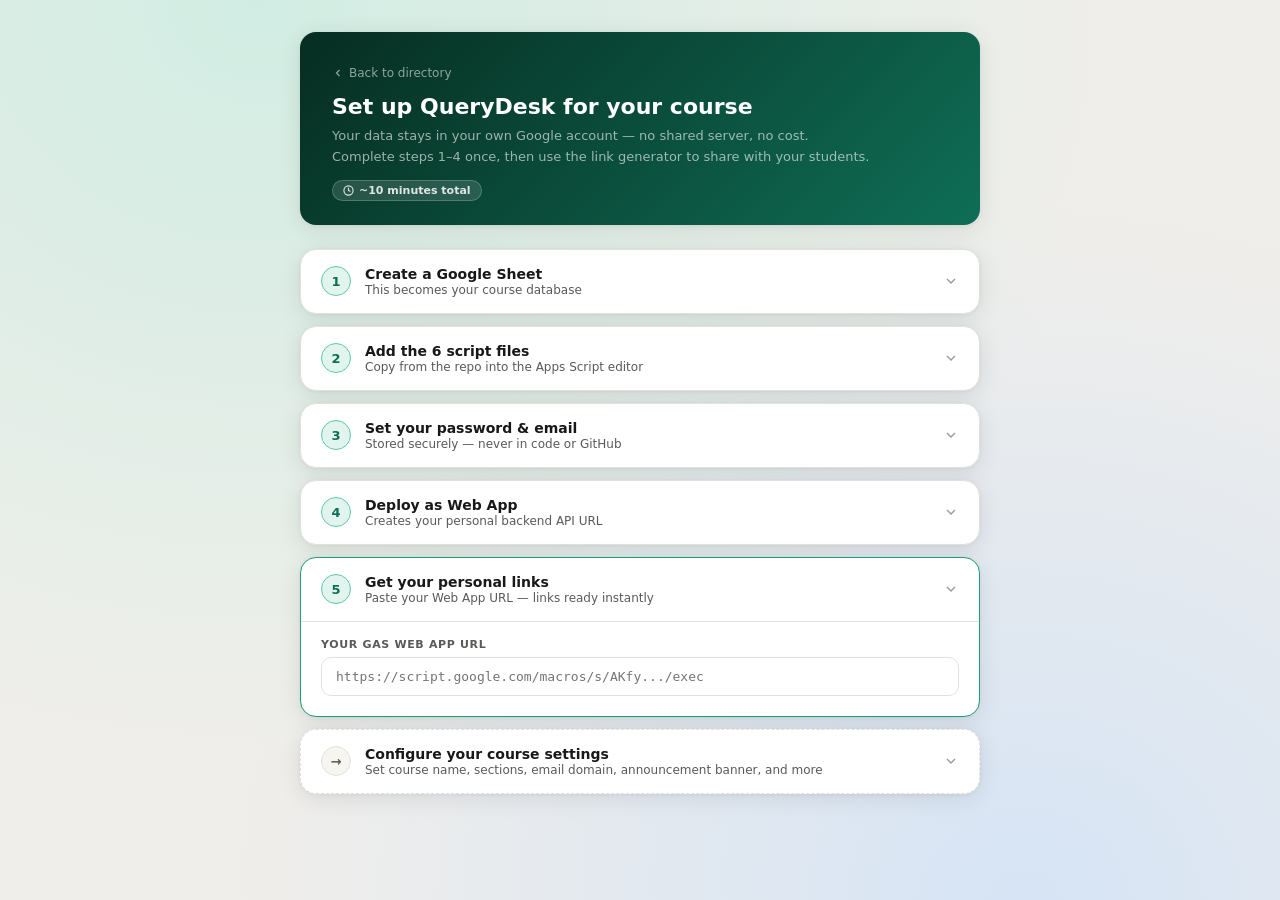
<file: setup.html>
<!DOCTYPE html>
<html lang="en">
<head>
<meta charset="UTF-8"/>
<meta name="viewport" content="width=device-width, initial-scale=1.0"/>
<title>QueryDesk — Instructor Setup</title>
<style>
:root {
  --g1: #1D9E75; --g2: #0F6E56; --g3: #062d21;
  --gl: #E1F5EE; --gm: #5DCAA5;
  --border: #e2e1dc; --gray: #f6f5f0;
  --text: #18181a; --ts: #5a5958; --th: #9c9992;
  --white: #fff;
  --r: 10px; --rl: 16px;
  --shadow: 0 4px 24px rgba(0,0,0,.09), 0 1px 4px rgba(0,0,0,.05);
}
* { box-sizing: border-box; margin: 0; padding: 0; }
body {
  font-family: -apple-system, BlinkMacSystemFont, 'Segoe UI', system-ui, sans-serif;
  min-height: 100vh;
  background:
    radial-gradient(ellipse at 20% 0%, #d1ede3 0%, transparent 60%),
    radial-gradient(ellipse at 80% 100%, #d6e4f5 0%, transparent 55%),
    #f0eeea;
  background-attachment: fixed;
  color: var(--text);
  padding: 2rem 1rem 4rem;
}
.page-wrap { max-width: 680px; margin: 0 auto; }

/* ── Header ────────────────────────────────────────────────────── */
.header-card {
  background: linear-gradient(135deg, var(--g3) 0%, var(--g2) 100%);
  border-radius: var(--rl); padding: 2rem 2rem 1.5rem;
  margin-bottom: 1.5rem; box-shadow: var(--shadow);
}
.back-link {
  display: inline-flex; align-items: center; gap: 5px;
  font-size: 12px; color: rgba(255,255,255,.55); text-decoration: none; margin-bottom: 14px;
}
.back-link:hover { color: #fff; }
.header-card h1 { font-size: 22px; font-weight: 700; color: #fff; }
.header-card p  { font-size: 13px; color: rgba(255,255,255,.6); margin-top: 6px; line-height: 1.65; }
.time-badge {
  display: inline-flex; align-items: center; gap: 5px;
  font-size: 11px; font-weight: 600; padding: 3px 10px;
  border-radius: 99px; background: rgba(255,255,255,.13); color: rgba(255,255,255,.85);
  border: 1px solid rgba(255,255,255,.2); margin-top: 12px;
}

/* ── Step cards ────────────────────────────────────────────────── */
.step-card {
  background: var(--white); border-radius: var(--rl);
  box-shadow: var(--shadow); border: 1.5px solid var(--border);
  margin-bottom: 12px; overflow: hidden;
}
.step-card.highlight { border-color: var(--g1); }

.step-header {
  display: flex; align-items: center; gap: 14px;
  padding: 16px 20px; cursor: pointer; user-select: none; transition: background .12s;
}
.step-header:hover { background: var(--gray); }

.step-num {
  width: 30px; height: 30px; border-radius: 50%;
  background: var(--gl); color: var(--g2);
  font-size: 13px; font-weight: 800;
  display: flex; align-items: center; justify-content: center;
  flex-shrink: 0; border: 1.5px solid var(--gm);
  transition: background .2s, color .2s;
}
.step-num.done { background: var(--g1); color: #fff; border-color: var(--g1); }

.step-title    { font-size: 14px; font-weight: 700; }
.step-subtitle { font-size: 12px; color: var(--ts); margin-top: 1px; }
.step-info     { flex: 1; }
.chevron { color: var(--th); flex-shrink: 0; }

.step-body {
  padding: 4px 20px 20px;
  border-top: 1px solid var(--border);
}

/* ── Content inside steps ──────────────────────────────────────── */
.step-body ol, .step-body ul {
  padding-left: 20px; font-size: 13px; color: var(--ts); line-height: 2;
}
.step-body li { margin-bottom: 2px; }
.step-body p  { font-size: 13px; color: var(--ts); line-height: 1.65; }

.step-body code {
  background: var(--gray); border: 1px solid var(--border); border-radius: 5px;
  padding: 1px 7px; font-size: 12px;
  font-family: 'Cascadia Code', 'Fira Code', 'Consolas', monospace;
}
.note {
  background: var(--gl); border: 1px solid var(--gm); border-radius: var(--r);
  padding: 10px 14px; font-size: 12px; color: var(--g2); margin-top: 12px; line-height: 1.6;
}
.note strong { font-weight: 700; }

.prop-table {
  width: 100%; border-collapse: collapse; margin: 10px 0; font-size: 13px;
}
.prop-table th {
  text-align: left; padding: 6px 10px; background: var(--gray);
  font-size: 11px; font-weight: 700; letter-spacing: .05em; color: var(--ts);
  border-bottom: 1px solid var(--border);
}
.prop-table td { padding: 8px 10px; border-bottom: 1px solid var(--border); vertical-align: top; }
.prop-table td:first-child code { color: var(--g2); }

.done-btn {
  margin-top: 14px; padding: 10px 20px;
  background: var(--g1); color: #fff; border: none; border-radius: var(--r);
  font-size: 13px; font-weight: 700; cursor: pointer; transition: background .15s;
}
.done-btn:hover { background: var(--g2); }

.divider { height: 1px; background: var(--border); margin: 16px 0; }

/* ── Link generator (Step 5) ───────────────────────────────────── */
.gen-label {
  font-size: 11px; font-weight: 700; color: var(--ts); margin-bottom: 6px;
  display: block; text-transform: uppercase; letter-spacing: .06em;
}
.gen-input {
  width: 100%; padding: 11px 14px; border: 1.5px solid var(--border);
  border-radius: var(--r); font-size: 13px;
  font-family: 'Cascadia Code', 'Fira Code', 'Consolas', monospace;
  background: var(--white); color: var(--text); outline: none; transition: border-color .15s;
}
.gen-input:focus { border-color: var(--g1); }
.gen-input.valid { border-color: var(--g1); }
.gen-input.error { border-color: #e05252; }

.gen-output { display: none; margin-top: 16px; }
.gen-output.show { display: block; }

.success-badge {
  display: inline-flex; align-items: center; gap: 5px;
  padding: 4px 12px; background: var(--gl); border: 1px solid var(--gm);
  border-radius: 99px; font-size: 12px; font-weight: 700; color: var(--g2);
  margin-bottom: 14px;
}

.link-group { margin-bottom: 14px; }
.link-label { font-size: 11px; font-weight: 700; color: var(--ts); text-transform: uppercase; letter-spacing: .06em; margin-bottom: 5px; }
.link-row   { display: flex; align-items: stretch; gap: 8px; }
.link-box {
  flex: 1; padding: 9px 12px; border: 1.5px solid var(--border); border-radius: var(--r);
  font-size: 12px; font-family: 'Cascadia Code', 'Fira Code', 'Consolas', monospace;
  background: var(--gray); color: var(--text);
  white-space: nowrap; overflow: hidden; text-overflow: ellipsis;
}
.copy-btn {
  padding: 9px 14px; background: none; border: 1.5px solid var(--border);
  border-radius: var(--r); font-size: 12px; font-weight: 600; color: var(--ts);
  cursor: pointer; white-space: nowrap; transition: background .12s, border-color .12s, color .12s;
}
.copy-btn:hover { background: var(--gray); }
.copy-btn.copied { border-color: var(--g1); color: var(--g1); }

.snippet-wrap { position: relative; margin-top: 8px; }
.snippet-box {
  padding: 14px 16px; border-radius: var(--r);
  background: #1a1f2e; color: #a8d8b9;
  font-family: 'Cascadia Code', 'Fira Code', 'Consolas', monospace;
  font-size: 12px; white-space: pre; overflow-x: auto; line-height: 1.75;
}
.snippet-copy-btn {
  position: absolute; top: 8px; right: 8px;
  background: rgba(255,255,255,.1); border: 1px solid rgba(255,255,255,.2);
  border-radius: 5px; padding: 3px 10px; font-size: 11px; font-weight: 600;
  color: rgba(255,255,255,.75); cursor: pointer; transition: background .12s;
}
.snippet-copy-btn:hover { background: rgba(255,255,255,.2); }

/* ── Registration form ───────────────────────────────────────────── */
.reg-grid { display: grid; grid-template-columns: 1fr 1fr; gap: 10px; margin-top: 14px; }
.reg-grid .full { grid-column: 1 / -1; }
.reg-label { font-size: 11px; font-weight: 700; color: var(--ts); display: block;
  margin-bottom: 4px; text-transform: uppercase; letter-spacing: .05em; }
.reg-label span { font-weight: 400; color: var(--th); font-style: italic; }
.reg-input {
  width: 100%; padding: 9px 12px; border: 1.5px solid var(--border);
  border-radius: var(--r); font-size: 13px; background: var(--white);
  color: var(--text); outline: none; font-family: inherit; transition: border-color .15s;
}
.reg-input:focus { border-color: var(--g1); }
.reg-submit-btn {
  margin-top: 14px; padding: 11px 24px;
  background: var(--g1); color: #fff; border: none; border-radius: var(--r);
  font-size: 13px; font-weight: 700; cursor: pointer; transition: background .15s;
}
.reg-submit-btn:hover { background: var(--g2); }
.reg-submit-btn:disabled { background: var(--th); cursor: not-allowed; }
.reg-result {
  margin-top: 12px; padding: 11px 15px; border-radius: var(--r);
  font-size: 13px; display: none;
}
.reg-result.ok  { background: var(--gl); border: 1px solid var(--gm); color: var(--g2); }
.reg-result.err { background: #fff0f0; border: 1px solid #f5c6c6; color: #b00; }

/* ── Responsive ─────────────────────────────────────────────────── */
@media (max-width: 520px) {
  .header-card { padding: 1.5rem; }
  .link-row { flex-direction: column; }
  .copy-btn { width: 100%; }
}
</style>
</head>
<body>
<div class="page-wrap">

  <div class="header-card">
    <a href="directory.html" class="back-link">
      <svg width="12" height="12" viewBox="0 0 24 24" fill="none" stroke="currentColor" stroke-width="2.5"><polyline points="15 18 9 12 15 6"/></svg>
      Back to directory
    </a>
    <h1>Set up QueryDesk for your course</h1>
    <p>Your data stays in your own Google account — no shared server, no cost.<br>
       Complete steps 1–4 once, then use the link generator to share with your students.</p>
    <span class="time-badge">
      <svg width="11" height="11" viewBox="0 0 24 24" fill="none" stroke="currentColor" stroke-width="2.5"><circle cx="12" cy="12" r="10"/><polyline points="12 6 12 12 16 14"/></svg>
      ~10 minutes total
    </span>
  </div>

  <!-- ─── STEP 1 ─────────────────────────────────────────────── -->
  <div class="step-card" id="s1">
    <div class="step-header" onclick="toggle(1)">
      <div class="step-num" id="n1">1</div>
      <div class="step-info">
        <div class="step-title">Create a Google Sheet</div>
        <div class="step-subtitle">This becomes your course database</div>
      </div>
      <svg class="chevron" width="16" height="16" viewBox="0 0 24 24" fill="none" stroke="currentColor" stroke-width="2"><polyline points="6 9 12 15 18 9"/></svg>
    </div>
    <div class="step-body" id="b1" style="display:none">
      <ol style="margin-top:12px">
        <li>Go to <strong>sheets.google.com</strong> → click <strong>Blank spreadsheet</strong></li>
        <li>Rename it anything — e.g. <code>QueryDesk – Spring 2026</code></li>
        <li>Leave the first tab as-is — the script will set everything up on first use</li>
      </ol>
      <div class="note">Keep this tab open — the next step opens directly from it.</div>
      <button class="done-btn" onclick="markDone(1)">✓ Done — move to step 2</button>
    </div>
  </div>

  <!-- ─── STEP 2 ─────────────────────────────────────────────── -->
  <div class="step-card" id="s2">
    <div class="step-header" onclick="toggle(2)">
      <div class="step-num" id="n2">2</div>
      <div class="step-info">
        <div class="step-title">Add the 6 script files</div>
        <div class="step-subtitle">Copy from the repo into the Apps Script editor</div>
      </div>
      <svg class="chevron" width="16" height="16" viewBox="0 0 24 24" fill="none" stroke="currentColor" stroke-width="2"><polyline points="6 9 12 15 18 9"/></svg>
    </div>
    <div class="step-body" id="b2" style="display:none">
      <ol style="margin-top:12px">
        <li>In your Sheet: <strong>Extensions → Apps Script</strong></li>
        <li>Delete the default <code>Code.gs</code> (right-click → Delete)</li>
        <li>For each row in the table below: click <strong>+ (Files) → Script</strong>, name it, paste the contents</li>
      </ol>
      <table class="prop-table" style="margin-top:10px">
        <thead><tr><th>File name to create</th><th>Paste the contents of</th></tr></thead>
        <tbody>
          <tr><td><code>Config</code></td><td><code>gas/Config.gs</code></td></tr>
          <tr><td><code>GetHandlers</code></td><td><code>gas/GetHandlers.gs</code></td></tr>
          <tr><td><code>PostHandlers</code></td><td><code>gas/PostHandlers.gs</code></td></tr>
          <tr><td><code>SheetUtils</code></td><td><code>gas/SheetUtils.gs</code></td></tr>
          <tr><td><code>DriveUtils</code></td><td><code>gas/DriveUtils.gs</code></td></tr>
          <tr><td><code>EmailUtils</code></td><td><code>gas/EmailUtils.gs</code></td></tr>
        </tbody>
      </table>
      <p style="margin-top:10px">Press <code>Ctrl+S</code> after each file. Name the project <strong>QueryDesk</strong>.</p>
      <div class="note">All 6 files share the same scope in Apps Script — order doesn't matter.</div>
      <button class="done-btn" onclick="markDone(2)">✓ Done — move to step 3</button>
    </div>
  </div>

  <!-- ─── STEP 3 ─────────────────────────────────────────────── -->
  <div class="step-card" id="s3">
    <div class="step-header" onclick="toggle(3)">
      <div class="step-num" id="n3">3</div>
      <div class="step-info">
        <div class="step-title">Set your password &amp; email</div>
        <div class="step-subtitle">Stored securely — never in code or GitHub</div>
      </div>
      <svg class="chevron" width="16" height="16" viewBox="0 0 24 24" fill="none" stroke="currentColor" stroke-width="2"><polyline points="6 9 12 15 18 9"/></svg>
    </div>
    <div class="step-body" id="b3" style="display:none">
      <ol style="margin-top:12px">
        <li>In Apps Script: click the <strong>gear icon ⚙</strong> (Project Settings) in the left sidebar</li>
        <li>Scroll to <strong>Script Properties</strong> → click <strong>Add script property</strong></li>
        <li>Add both properties from the table below</li>
        <li>Click <strong>Save script properties</strong></li>
      </ol>
      <table class="prop-table">
        <thead><tr><th>Property name</th><th>Value</th></tr></thead>
        <tbody>
          <tr>
            <td><code>ADMIN_PASSWORD</code></td>
            <td>A strong password you'll use to log into your admin panel</td>
          </tr>
          <tr>
            <td><code>INSTRUCTOR_EMAIL</code></td>
            <td>Your email address — you'll receive a notification for each new query</td>
          </tr>
        </tbody>
      </table>
      <div class="note"><strong>Security:</strong> Script Properties are stored inside Google's secure vault and are never visible in source code, version history, or GitHub.</div>
      <button class="done-btn" onclick="markDone(3)">✓ Done — move to step 4</button>
    </div>
  </div>

  <!-- ─── STEP 4 ─────────────────────────────────────────────── -->
  <div class="step-card" id="s4">
    <div class="step-header" onclick="toggle(4)">
      <div class="step-num" id="n4">4</div>
      <div class="step-info">
        <div class="step-title">Deploy as Web App</div>
        <div class="step-subtitle">Creates your personal backend API URL</div>
      </div>
      <svg class="chevron" width="16" height="16" viewBox="0 0 24 24" fill="none" stroke="currentColor" stroke-width="2"><polyline points="6 9 12 15 18 9"/></svg>
    </div>
    <div class="step-body" id="b4" style="display:none">
      <ol style="margin-top:12px">
        <li>Click <strong>Deploy</strong> (top right of Apps Script) → <strong>New deployment</strong></li>
        <li>Click the <strong>gear ⚙</strong> next to "Select type" → choose <strong>Web app</strong></li>
        <li>Set:
          <ul style="margin-top:4px">
            <li><strong>Execute as:</strong> Me</li>
            <li><strong>Who has access:</strong> Anyone</li>
          </ul>
        </li>
        <li>Click <strong>Deploy</strong> → authorize when prompted (click through all permission screens)</li>
        <li><strong>Copy the Web App URL</strong> — it ends with <code>/exec</code></li>
      </ol>
      <div class="note">
        <strong>Tip:</strong> After editing any script file later, you must create a <em>new</em> deployment
        (Deploy → New deployment again) — not "Manage deployments → Redeploy". 
        A new deployment creates a new URL, so update your links accordingly.
      </div>
      <button class="done-btn" onclick="markDone(4)">✓ Done — get my links</button>
    </div>
  </div>

  <!-- ─── STEP 5 — LINK GENERATOR ───────────────────────────── -->
  <div class="step-card highlight" id="s5">
    <div class="step-header" onclick="toggle(5)">
      <div class="step-num" id="n5">5</div>
      <div class="step-info">
        <div class="step-title">Get your personal links</div>
        <div class="step-subtitle">Paste your Web App URL — links ready instantly</div>
      </div>
      <svg class="chevron" width="16" height="16" viewBox="0 0 24 24" fill="none" stroke="currentColor" stroke-width="2"><polyline points="6 9 12 15 18 9"/></svg>
    </div>
    <div class="step-body" id="b5">
      <div style="margin-top:12px">
        <label class="gen-label" for="gas-url">Your GAS Web App URL</label>
        <input
          type="text"
          class="gen-input"
          id="gas-url"
          placeholder="https://script.google.com/macros/s/AKfy.../exec"
          oninput="generateLinks()"
          autocomplete="off"
          spellcheck="false"
        />
      </div>

      <div id="gen-output" class="gen-output">
        <div class="divider"></div>

        <div class="success-badge">
          <svg width="12" height="12" viewBox="0 0 24 24" fill="none" stroke="currentColor" stroke-width="2.5"><polyline points="20 6 9 17 4 12"/></svg>
          Links ready
        </div>

        <div class="link-group">
          <div class="link-label">Student form — share this with your class</div>
          <div class="link-row">
            <div class="link-box" id="student-link"></div>
            <button class="copy-btn" onclick="copyText('student-link', this)">Copy</button>
          </div>
        </div>

        <div class="link-group">
          <div class="link-label">Admin panel — keep this private (your login)</div>
          <div class="link-row">
            <div class="link-box" id="admin-link"></div>
            <button class="copy-btn" onclick="copyText('admin-link', this)">Copy</button>
          </div>
        </div>

        <div class="divider"></div>

        <!-- ── Self-service registration (shown when REGISTRY_URL is set) ── -->
        <div id="reg-section" style="display:none">
          <div class="link-label">Register in the course directory</div>
          <p style="margin-bottom:2px;font-size:13px;color:var(--ts)">Fill in your details — your course will appear in the shared directory after approval.</p>
          <div class="reg-grid">
            <div class="full">
              <label class="reg-label" for="r-name">Course name <span>*</span></label>
              <input class="reg-input" id="r-name" placeholder="e.g. Data Structures"/>
            </div>
            <div>
              <label class="reg-label" for="r-instructor">Your name <span>*</span></label>
              <input class="reg-input" id="r-instructor" placeholder="Dr. Fatima"/>
            </div>
            <div>
              <label class="reg-label" for="r-dept">Department <span>(optional)</span></label>
              <input class="reg-input" id="r-dept" placeholder="CS"/>
            </div>
            <div>
              <label class="reg-label" for="r-term">Term / Semester <span>*</span></label>
              <input class="reg-input" id="r-term" placeholder="Spring 2026"/>
            </div>
            <div>
              <label class="reg-label" for="r-sections">Sections <span>(comma-sep)</span></label>
              <input class="reg-input" id="r-sections" placeholder="CS-4A, CS-4B"/>
            </div>
            <div class="full">
              <label class="reg-label" for="r-university">University <span>(optional)</span></label>
              <input class="reg-input" id="r-university" placeholder="FAST-NUCES · Islamabad"/>
            </div>
            <div class="full">
              <label class="reg-label" for="r-email">Your contact email <span>(optional — for approval notification)</span></label>
              <input class="reg-input" id="r-email" type="email" placeholder="you@university.edu"/>
            </div>
          </div>
          <button class="reg-submit-btn" onclick="submitRegistration()">Register my course &rarr;</button>
          <div class="reg-result" id="reg-result"></div>
        </div>

        <!-- ── Manual fallback: snippet for coordinator ──────────── -->
        <div id="snippet-section">
          <div class="link-label" id="snippet-label">Send this snippet to your IT coordinator</div>
          <p id="snippet-desc" style="margin-bottom:8px;font-size:13px;color:var(--ts)">They add one entry to <code>directory.html</code> and push — or you can <a href="directory.html" id="dir-link" style="color:var(--g1);font-weight:600">check if the shared registry is already set up</a>.</p>
          <div class="snippet-wrap">
            <button class="snippet-copy-btn" onclick="copySnippet(this)">Copy</button>
            <div class="snippet-box" id="dir-snippet"></div>
          </div>
        </div>
      </div>
    </div>
  </div>

  <!-- ─── WHAT'S NEXT ──────────────────────────────────────────── -->
  <div class="step-card" id="s6" style="border-style:dashed">
    <div class="step-header" onclick="toggle(6)">
      <div class="step-num" style="background:var(--gray);color:var(--ts);border-color:var(--border)">→</div>
      <div class="step-info">
        <div class="step-title">Configure your course settings</div>
        <div class="step-subtitle">Set course name, sections, email domain, announcement banner, and more</div>
      </div>
      <svg class="chevron" width="16" height="16" viewBox="0 0 24 24" fill="none" stroke="currentColor" stroke-width="2"><polyline points="6 9 12 15 18 9"/></svg>
    </div>
    <div class="step-body" id="b6" style="display:none">
      <p style="margin-top:12px">Once you have your admin panel open:</p>
      <ol style="margin-top:8px">
        <li>Log in with the <code>ADMIN_PASSWORD</code> you set in step 3</li>
        <li>Click <strong>⚙ Settings</strong></li>
        <li>Under <strong>Course Settings</strong>, fill in:</li>
      </ol>
      <table class="prop-table" style="margin-top:10px">
        <thead><tr><th>Field</th><th>What it does</th></tr></thead>
        <tbody>
          <tr><td>Course Name</td><td>Shown on the student form header</td></tr>
          <tr><td>Term / Semester</td><td>e.g. Fall 2026</td></tr>
          <tr><td>Session Label</td><td>"Lab", "Lecture", "Week", etc.</td></tr>
          <tr><td>Session Count</td><td>Total number of sessions (for the dropdown)</td></tr>
          <tr><td>Sections</td><td>Comma-separated: <code>CS-4A, CS-4B</code></td></tr>
          <tr><td>Instructor Name</td><td>Shown in email notifications</td></tr>
          <tr><td>Email Domain</td><td>Student email suffix — leave blank to accept any</td></tr>
          <tr><td>University Name</td><td>Shown in the top-bar — leave blank to hide</td></tr>
          <tr><td>Roll/ID Format</td><td>Regex for roll validation — leave blank to accept any</td></tr>
          <tr><td>Submissions Open</td><td>Toggle to open or close submissions</td></tr>
          <tr><td>Announcement</td><td>Info banner shown on the student form</td></tr>
        </tbody>
      </table>
      <div class="note">All settings are saved to your Google Sheet — no code editing required.</div>
    </div>
  </div>

</div><!-- /.page-wrap -->

<script>
// ── Registry URL — set this once after deploying gas_registry/ ───
// When set, the registration form submits directly. Leave '' to use
// the manual snippet fallback only.
var REGISTRY_URL   = 'https://script.google.com/macros/s/AKfycbyXbY63pZKj_-bmmeipxdaPFLMrke9Da6p5FiJOEcQhuCNsCYi-mlmcSVrLvWsFHB2Wug/exec'; // ← paste your registry GAS /exec URL here
var _currentGasUrl = '';

// ── Derive base URL for generating links ──────────────────────────
var BASE_URL = (function () {
  var u = location.href.replace(/[?#].*$/, '').replace(/\/[^/]*$/, '/');
  return u.endsWith('/') ? u : u + '/';
}());

// ── Step accordion ───────────────────────────────────────────────
function toggle(n) {
  var body = document.getElementById('b' + n);
  if (!body) return;
  body.style.display = body.style.display === 'none' ? 'block' : 'none';
}

// Mark a step done and auto-open the next one
function markDone(n) {
  var num = document.getElementById('n' + n);
  if (num) { num.textContent = '✓'; num.classList.add('done'); }
  var cur = document.getElementById('b' + n);
  if (cur) cur.style.display = 'none';
  var next = document.getElementById('b' + (n + 1));
  if (next) next.style.display = 'block';
}

// ── Link generator ────────────────────────────────────────────────
function generateLinks() {
  var raw = document.getElementById('gas-url').value.trim();
  var out = document.getElementById('gen-output');
  var inp = document.getElementById('gas-url');

  var valid = raw.length > 0 && raw.startsWith('https://script.google.com');
  inp.className = 'gen-input' + (raw.length > 10 ? (valid ? ' valid' : ' error') : '');

  if (!valid) { out.classList.remove('show'); return; }

  var encoded    = encodeURIComponent(raw);
  var studentUrl = BASE_URL + 'index.html?gs=' + encoded;
  var adminUrl   = BASE_URL + 'admin.html?gs=' + encoded;

  _currentGasUrl = raw;

  document.getElementById('student-link').textContent = studentUrl;
  document.getElementById('admin-link').textContent   = adminUrl;

  var snippet = [
    '{',
    '  name:       \'Your Course Name\',',
    '  instructor: \'Your Name\',',
    '  dept:       \'CS\',',
    '  term:       \'Spring 2026\',',
    '  sections:   [\'Section A\', \'Section B\'],',
    '  gasUrl:     \'' + raw + '\'',
    '},'
  ].join('\n');
  document.getElementById('dir-snippet').textContent = snippet;

  // Show self-service form if registry is configured
  var regSection     = document.getElementById('reg-section');
  var snippetLabel   = document.getElementById('snippet-label');
  var snippetDesc    = document.getElementById('snippet-desc');
  if (REGISTRY_URL) {
    regSection.style.display = 'block';
    snippetLabel.textContent = 'Or send this snippet manually';
    snippetDesc.innerHTML    = 'If the form above doesn\'t work, send this to your IT coordinator instead.';
  } else {
    regSection.style.display = 'none';
  }

  out.classList.add('show');
}

// ── JSONP helper (inline) ─────────────────────────────────────────
function jsonpGet(url) {
  return new Promise(function(resolve, reject) {
    var cbName = '__setupJp' + Date.now() + Math.random().toString(36).slice(2, 7);
    var script = null;
    var timer  = setTimeout(function() { cleanup(); reject(new Error('Timeout')); }, 15000);
    function cleanup() {
      clearTimeout(timer);
      delete window[cbName];
      if (script && script.parentNode) script.parentNode.removeChild(script);
    }
    window[cbName] = function(data) { cleanup(); resolve(data); };
    script = document.createElement('script');
    script.onerror = function() { cleanup(); reject(new Error('Load failed')); };
    script.src = url + (url.indexOf('?') >= 0 ? '&' : '?') + 'callback=' + cbName;
    document.head.appendChild(script);
  });
}

// ── Registration form submit ──────────────────────────────────────
function submitRegistration() {
  var name        = (document.getElementById('r-name').value        || '').trim();
  var instructor  = (document.getElementById('r-instructor').value  || '').trim();
  var dept        = (document.getElementById('r-dept').value        || '').trim();
  var term        = (document.getElementById('r-term').value        || '').trim();
  var sections    = (document.getElementById('r-sections').value    || '').trim();
  var university  = (document.getElementById('r-university').value  || '').trim();
  var contactEmail= (document.getElementById('r-email').value       || '').trim();
  var result      = document.getElementById('reg-result');

  if (!name || !instructor || !term) {
    result.className = 'reg-result err';
    result.style.display = 'block';
    result.textContent = 'Course name, your name, and term are required.';
    return;
  }
  if (!_currentGasUrl) {
    result.className = 'reg-result err';
    result.style.display = 'block';
    result.textContent = 'Paste your GAS Web App URL above first.';
    return;
  }

  var btn = document.querySelector('.reg-submit-btn');
  btn.disabled = true;
  btn.textContent = 'Submitting…';
  result.style.display = 'none';

  var url = REGISTRY_URL
    + '?action=register'
    + '&name='         + encodeURIComponent(name)
    + '&instructor='   + encodeURIComponent(instructor)
    + '&dept='         + encodeURIComponent(dept)
    + '&term='         + encodeURIComponent(term)
    + '&sections='     + encodeURIComponent(sections)
    + '&university='   + encodeURIComponent(university)
    + '&contactEmail=' + encodeURIComponent(contactEmail)
    + '&gasUrl='       + encodeURIComponent(_currentGasUrl);

  jsonpGet(url)
    .then(function(data) {
      btn.disabled = false;
      btn.textContent = 'Register my course →';
      result.style.display = 'block';
      if (data.ok) {
        result.className = 'reg-result ok';
        result.textContent = data.message || 'Registration submitted!';
        btn.style.display = 'none';
      } else {
        result.className = 'reg-result err';
        result.textContent = data.error || 'Something went wrong. Please try again.';
      }
    })
    .catch(function(err) {
      btn.disabled = false;
      btn.textContent = 'Register my course →';
      result.className = 'reg-result err';
      result.style.display = 'block';
      result.textContent = 'Could not reach the registry. Use the manual snippet below instead.';
    });
}

// ── Copy helpers ─────────────────────────────────────────────────
function copyText(id, btn) {
  var text = document.getElementById(id).textContent;
  navigator.clipboard.writeText(text).then(function () {
    btn.textContent = 'Copied!';
    btn.classList.add('copied');
    setTimeout(function () { btn.textContent = 'Copy'; btn.classList.remove('copied'); }, 2000);
  });
}

function copySnippet(btn) {
  var text = document.getElementById('dir-snippet').textContent;
  navigator.clipboard.writeText(text).then(function () {
    btn.textContent = 'Copied!';
    setTimeout(function () { btn.textContent = 'Copy'; }, 2000);
  });
}
</script>
</body>
</html>
</file>
<file: css/student.css>
:root {
  --mint-50: #eafaf4;
  --mint-200: #b7e9d2;
  --mint-500: #1f946b;
  --mint-700: #0d5b42;
  --ocean-100: #eaf4ff;
  --ocean-500: #1d67b9;
  --danger-100: #ffe9e1;
  --danger-600: #cb4c22;
  --amber-100: #fff2dc;
  --amber-700: #8f5a0a;
  --ink-900: #1c2320;
  --ink-700: #4e5954;
  --ink-500: #79837f;
  --panel: #ffffff;
  --paper: #f7f6f2;
  --border: #d8ddd8;
  --shadow: 0 20px 45px rgba(10, 26, 18, 0.12);
  --r-sm: 10px;
  --r-md: 16px;
  --r-lg: 24px;
}

* { box-sizing: border-box; margin: 0; padding: 0; }

body {
  font-family: 'Space Grotesk', 'Segoe UI', sans-serif;
  min-height: 100vh;
  color: var(--ink-900);
  background:
    radial-gradient(circle at 10% 0%, #d2f1e0 0%, transparent 40%),
    radial-gradient(circle at 92% 90%, #cce2ff 0%, transparent 45%),
    linear-gradient(130deg, #f5f3ed, #eef4f0 50%, #f8f6f1);
  background-attachment: fixed;
  padding: 28px 14px 64px;
}

.page-wrap { max-width: 760px; margin: 0 auto; }

.top-bar {
  display: flex;
  justify-content: space-between;
  align-items: center;
  margin-bottom: 14px;
}

.top-bar .uni {
  font-size: 11px;
  font-weight: 700;
  letter-spacing: .12em;
  color: var(--ink-700);
  text-transform: uppercase;
}

.main-card,
.success-card,
.tracker-card,
.closed-card {
  background: var(--panel);
  border: 1px solid rgba(255, 255, 255, 0.4);
  border-radius: var(--r-lg);
  box-shadow: var(--shadow);
  overflow: hidden;
  backdrop-filter: blur(2px);
}

.main-card,
.success-card,
.closed-card { margin-bottom: 16px; }

.card-head,
.suc-head {
  background: linear-gradient(135deg, #0b3f2f, #1f946b 68%, #4bbd95);
  padding: 24px 26px 20px;
}

.card-head h1 { font-size: 30px; line-height: 1.04; color: #fff; letter-spacing: -0.02em; }
.card-head p  { font-size: 13px; color: rgba(255,255,255,.82); margin-top: 6px; }

.head-badges  { display: flex; gap: 8px; flex-wrap: wrap; margin-top: 12px; }
.head-badge {
  display: inline-flex;
  align-items: center;
  gap: 5px;
  font-size: 11px;
  font-weight: 700;
  padding: 5px 11px;
  border-radius: 999px;
  background: rgba(255,255,255,.16);
  color: rgba(255,255,255,.96);
  border: 1px solid rgba(255,255,255,.24);
}

.step-bar {
  display: flex;
  align-items: center;
  justify-content: center;
  padding: 14px 24px 12px;
  border-bottom: 1px solid var(--border);
  background: linear-gradient(0deg, #fff, #f9fbfa);
}

.step-item { display: flex; flex-direction: column; align-items: center; gap: 4px; }

.step-dot {
  width: 32px;
  height: 32px;
  border-radius: 50%;
  display: flex;
  align-items: center;
  justify-content: center;
  font-size: 13px;
  font-weight: 700;
  border: 2px solid var(--border);
  color: var(--ink-500);
  background: #fff;
}

.step-dot.done { background: var(--mint-500); border-color: var(--mint-500); color: #fff; }
.step-dot.active { border-color: var(--mint-500); color: var(--mint-500); box-shadow: 0 0 0 5px rgba(31,148,107,.14); }

.step-label {
  font-size: 10px;
  text-transform: uppercase;
  letter-spacing: .09em;
  font-weight: 700;
  color: var(--ink-500);
}

.step-label.active { color: var(--mint-500); }
.step-label.done   { color: var(--mint-700); }

.step-line { flex: 1; height: 2px; margin: 0 8px 14px; background: var(--border); }
.step-line.done { background: linear-gradient(90deg, var(--mint-500), #6bcaaa); }

.card-body { padding: 24px 26px 26px; }

.step-panel { display: none; animation: fadeSlide .2s ease; }
.step-panel.active { display: block; }

@keyframes fadeSlide { from { opacity: 0; transform: translateY(8px); } to { opacity: 1; transform: translateY(0); } }

.stitle {
  font-size: 10px;
  font-weight: 700;
  letter-spacing: .12em;
  text-transform: uppercase;
  color: var(--ink-700);
  margin: 20px 0 9px;
  padding-bottom: 8px;
  border-bottom: 1px solid var(--border);
}

.stitle:first-child { margin-top: 0; }

.frow { display: grid; gap: 12px; margin-bottom: 12px; }
.frow.two { grid-template-columns: 1fr 1fr; }
.frow.three { grid-template-columns: 1fr 1fr 1fr; }

.field { display: flex; flex-direction: column; gap: 6px; }

label { font-size: 13px; color: var(--ink-700); font-weight: 600; }
label .req { color: var(--danger-600); }

input,
select,
textarea {
  width: 100%;
  border: 1.5px solid var(--border);
  border-radius: var(--r-sm);
  background: #fff;
  color: var(--ink-900);
  font-family: 'IBM Plex Sans', 'Segoe UI', sans-serif;
  font-size: 14px;
  padding: 10px 12px;
  outline: none;
  transition: border-color .15s, box-shadow .15s;
}

input:focus,
select:focus,
textarea:focus {
  border-color: var(--mint-500);
  box-shadow: 0 0 0 4px rgba(31,148,107,.14);
}

textarea { resize: vertical; min-height: 94px; line-height: 1.5; }

.hint { font-size: 11px; color: var(--ink-500); }
.err { font-size: 11px; color: var(--danger-600); display: none; }

.field-invalid input,
.field-invalid select,
.field-invalid textarea { border-color: var(--danger-600) !important; }

.email-wrap { position: relative; }
.email-wrap input { padding-right: 36px; }
.eicon { position: absolute; right: 11px; top: 50%; transform: translateY(-50%); display: none; }

.type-grid { display: grid; grid-template-columns: repeat(3, minmax(0, 1fr)); gap: 9px; margin-bottom: 6px; }

.type-card {
  position: relative;
  padding: 14px 10px;
  border-radius: 12px;
  border: 1.5px solid var(--border);
  background: #fff;
  cursor: pointer;
  text-align: center;
  transition: transform .15s, border-color .15s, background .15s;
}

.type-card:hover,
.type-card.selected { border-color: var(--mint-500); background: var(--mint-50); transform: translateY(-1px); }

.type-card .tc-label { font-size: 13px; font-weight: 700; }
.type-card .tc-sub { font-size: 11px; color: var(--ink-700); margin-top: 2px; }

.check-tick {
  position: absolute;
  top: -7px;
  right: -7px;
  width: 20px;
  height: 20px;
  border-radius: 50%;
  font-size: 11px;
  font-weight: 700;
  color: #fff;
  background: var(--mint-500);
  display: none;
  align-items: center;
  justify-content: center;
}

.type-card.selected .check-tick { display: flex; }

.type-section { margin-top: 10px; border: 1.5px solid var(--border); border-radius: 12px; overflow: hidden; }

.type-sec-head {
  display: flex;
  justify-content: space-between;
  align-items: center;
  padding: 10px 14px;
  border-bottom: 1px solid var(--border);
  background: linear-gradient(90deg, #f8fbf9, #fff);
}

.dyn-badge { font-size: 11px; font-weight: 700; border-radius: 999px; padding: 4px 10px; }

.remove-btn {
  border: 1px solid var(--border);
  border-radius: 8px;
  background: #fff;
  color: var(--ink-700);
  font-size: 11px;
  padding: 3px 9px;
  cursor: pointer;
}

.remove-btn:hover { border-color: var(--danger-600); color: var(--danger-600); background: var(--danger-100); }

.type-sec-body { background: var(--paper); padding: 14px; }

.lab-chips { display: grid; grid-template-columns: repeat(7, minmax(0, 1fr)); gap: 7px; margin: 6px 0 4px; }

.lab-chip {
  border: 1.5px solid var(--border);
  border-radius: 8px;
  padding: 7px 3px;
  background: #fff;
  text-align: center;
  font-size: 12px;
  font-weight: 600;
  color: var(--ink-700);
  cursor: pointer;
}

.lab-chip:hover,
.lab-chip.active { border-color: var(--mint-500); color: var(--mint-700); background: var(--mint-50); }

.lrow {
  display: flex;
  flex-wrap: wrap;
  gap: 9px;
  align-items: flex-end;
  margin-top: 7px;
  padding: 10px 11px;
  border: 1px solid var(--border);
  border-radius: 9px;
  background: #fff;
}

.lrow-label { font-size: 12px; font-weight: 700; color: var(--ink-700); min-width: 50px; padding-bottom: 9px; }
.lrow .field { flex: 1; min-width: 120px; }

.file-zone {
  border: 1.5px dashed var(--border);
  border-radius: 12px;
  background: linear-gradient(180deg, #fff, #f9faf8);
  padding: 20px;
  text-align: center;
  cursor: pointer;
}

.file-zone:hover { border-color: var(--mint-500); }
.file-zone p { font-size: 13px; color: var(--ink-700); margin-top: 6px; }
.file-sub { font-size: 11px; color: var(--ink-500) !important; }
.file-name { font-size: 12px; color: var(--mint-700); font-weight: 700; margin-top: 7px; }

.review-student {
  display: flex;
  flex-wrap: wrap;
  gap: 12px 24px;
  padding: 14px 16px;
  margin-bottom: 12px;
  border: 1.5px solid var(--mint-200);
  border-radius: 12px;
  background: var(--mint-50);
}

.rv-label { font-size: 10px; font-weight: 700; letter-spacing: .08em; text-transform: uppercase; color: var(--mint-700); }
.rv-val { font-size: 14px; font-weight: 700; color: var(--ink-900); }

.review-qcard { border: 1px solid var(--border); border-radius: 12px; overflow: hidden; margin-bottom: 10px; }

.rq-head {
  display: flex;
  justify-content: space-between;
  align-items: center;
  padding: 10px 14px;
  background: linear-gradient(90deg, #f8fbf9, #fff);
  border-bottom: 1px solid var(--border);
}

.rq-num { font-size: 11px; color: var(--ink-500); }
.rq-body { padding: 13px 14px; font-size: 13px; }

.rq-row { display: flex; flex-wrap: wrap; gap: 6px; margin-bottom: 6px; }
.rq-item { font-size: 12px; border: 1px solid var(--border); border-radius: 7px; padding: 3px 9px; background: var(--paper); }

.rq-desc {
  border-left: 3px solid var(--mint-500);
  padding-left: 11px;
  font-style: italic;
  color: var(--ink-700);
  line-height: 1.6;
  margin-top: 8px;
}

.review-note {
  font-size: 12px;
  text-align: center;
  padding: 8px;
  border-radius: 8px;
  background: var(--amber-100);
  color: var(--amber-700);
  border: 1px solid #f6d9ab;
}

.nav-row {
  display: flex;
  justify-content: space-between;
  align-items: center;
  margin-top: 20px;
  padding-top: 14px;
  border-top: 1px solid var(--border);
}

.btn-primary,
.btn-ghost {
  border-radius: 10px;
  padding: 11px 20px;
  font-size: 13px;
  font-weight: 700;
  cursor: pointer;
}

.btn-primary {
  border: none;
  color: #fff;
  background: linear-gradient(135deg, #1f946b, #0d5b42);
}

.btn-primary:hover { filter: brightness(1.03); }
.btn-primary:disabled { opacity: .6; cursor: not-allowed; }

.btn-ghost {
  border: 1.5px solid var(--border);
  color: var(--ink-700);
  background: #fff;
}

.btn-ghost:hover { background: var(--paper); }

.spin { display: inline-block; width: 14px; height: 14px; border: 2px solid rgba(255,255,255,.45); border-top-color: #fff; border-radius: 50%; animation: rot .6s linear infinite; }
@keyframes rot { to { transform: rotate(360deg); } }

.hp { position: absolute; left: -9999px; opacity: 0; }

.rate-err {
  display: none;
  border: 1px solid #efb7a2;
  border-radius: 10px;
  background: var(--danger-100);
  color: var(--danger-600);
  font-size: 13px;
  text-align: center;
  padding: 10px 14px;
  margin-bottom: 12px;
}

.suc-head { text-align: center; padding: 30px 24px; }
.suc-head h2 { margin-top: 12px; font-size: 24px; color: #fff; }
.suc-head p { margin-top: 6px; font-size: 13px; color: rgba(255,255,255,.82); }

.suc-body { padding: 22px 24px; }
.suc-refs { display: flex; justify-content: center; gap: 8px; flex-wrap: wrap; margin: 12px 0; }

.ref-pill {
  font-family: 'IBM Plex Sans', monospace;
  font-size: 12px;
  font-weight: 700;
  border-radius: 999px;
  padding: 5px 14px;
  border: 1.5px solid var(--mint-200);
  background: var(--mint-50);
  color: var(--mint-700);
}

.suc-tracker-hint {
  text-align: center;
  font-size: 13px;
  color: var(--ink-700);
  border: 1px solid #b8d4f9;
  border-radius: 10px;
  background: var(--ocean-100);
  padding: 10px 14px;
}

.suc-body .btn-primary { display: flex; margin: 16px auto 0; }

.tracker-head {
  background: linear-gradient(135deg, #0f3d71, #1d67b9);
  color: #fff;
  padding: 18px 24px;
  display: flex;
  justify-content: space-between;
  align-items: center;
}

.tracker-head h2 { font-size: 17px; }
.tracker-head p { font-size: 11px; color: rgba(255,255,255,.82); margin-top: 3px; }

.tracker-body { padding: 18px 24px 22px; }
.tracker-search { display: flex; gap: 9px; }
.tracker-search input { flex: 1; }
.tracker-search .btn-primary { padding: 10px 16px; font-size: 13px; }

.tracker-hint { font-size: 11px; color: var(--ink-500); margin-top: 5px; }
.tracker-err { font-size: 12px; color: var(--danger-600); display: none; margin-top: 5px; }

.status-list { margin-top: 14px; display: flex; flex-direction: column; gap: 9px; }
.status-item { border: 1px solid var(--border); border-radius: 10px; overflow: hidden; }

.si-head {
  display: flex;
  align-items: center;
  flex-wrap: wrap;
  gap: 8px;
  padding: 9px 13px;
  background: var(--paper);
  border-bottom: 1px solid var(--border);
}

.si-ref { font-family: 'IBM Plex Sans', monospace; font-size: 11px; font-weight: 700; flex: 1; }
.si-ts { font-size: 10px; color: var(--ink-500); margin-left: auto; }
.si-lab { font-size: 11px; color: var(--ink-700); }
.si-body { padding: 11px 13px; }

.status-badge {
  display: inline-flex;
  align-items: center;
  gap: 5px;
  font-size: 12px;
  font-weight: 700;
  border-radius: 999px;
  padding: 4px 12px;
}

.st-pending { background: var(--amber-100); color: var(--amber-700); border: 1px solid #f6d9ab; }
.st-resolved { background: var(--mint-50); color: var(--mint-700); border: 1.5px solid var(--mint-200); }
.st-rejected { background: var(--danger-100); color: var(--danger-600); border: 1px solid #efb7a2; }
.st-review { background: var(--ocean-100); color: var(--ocean-500); border: 1px solid #b8d4f9; }

.instructor-note {
  margin-top: 9px;
  padding: 9px 12px;
  border-left: 3px solid var(--ocean-500);
  border-radius: 0 8px 8px 0;
  background: var(--ocean-100);
  color: #0f3d71;
  line-height: 1.6;
  font-size: 13px;
}

.instructor-note strong {
  display: block;
  font-size: 10px;
  margin-bottom: 3px;
  text-transform: uppercase;
  letter-spacing: .08em;
}

.tracker-empty { text-align: center; padding: 30px; color: var(--ink-500); font-size: 13px; }

.tb-att { background: #e2f7ef; color: #116347; }
.tb-mrk { background: #fff0d9; color: #8f5a0a; }
.tb-asg { background: #e6f2ff; color: #1d67b9; }
.tb-fin { background: #f3ebff; color: #643d95; }
.tb-prj { background: #e5f5f5; color: #0f7c78; }

.announce-banner {
  display: flex;
  gap: 10px;
  align-items: center;
  margin-bottom: 12px;
  border: 1px solid #f6d9ab;
  border-radius: 11px;
  background: var(--amber-100);
  color: var(--amber-700);
  font-size: 13px;
  font-weight: 700;
  padding: 12px 16px;
}

.closed-card { text-align: center; padding: 44px 28px; }
.closed-card h2 { margin-top: 14px; font-size: 23px; }
.closed-card p { margin-top: 8px; color: var(--ink-700); max-width: 380px; margin-left: auto; margin-right: auto; }

@media (max-width: 600px) {
  .card-head,
  .suc-head,
  .tracker-head,
  .card-body,
  .tracker-body,
  .suc-body { padding-left: 16px; padding-right: 16px; }

  .frow.two { grid-template-columns: 1fr; }
  .frow.three { grid-template-columns: 1fr 1fr; }
  .type-grid { grid-template-columns: 1fr 1fr; }
  .lab-chips { grid-template-columns: repeat(4, minmax(0, 1fr)); }
  .lrow { flex-direction: column; align-items: stretch; }
  .step-label { display: none; }
}
</file>
<file: css/admin.css>
:root {
  --mint-100: #eafaf4;
  --mint-300: #b7e9d2;
  --mint-500: #1f946b;
  --mint-700: #0d5b42;
  --danger-100: #ffe9e1;
  --danger-600: #cb4c22;
  --amber-100: #fff2dc;
  --amber-700: #8f5a0a;
  --ocean-100: #eaf4ff;
  --ocean-600: #1d67b9;
  --violet-100: #f3ebff;
  --violet-600: #643d95;
  --teal-100: #e5f5f5;
  --teal-600: #0f7c78;
  --paper: #f7f6f2;
  --border: #d8ddd8;
  --text: #1c2320;
  --text-sec: #4e5954;
  --text-hint: #79837f;
  --white: #ffffff;
  --radius: 10px;
  --radius-lg: 16px;
  --shadow: 0 18px 40px rgba(10, 26, 18, 0.12);

  /* Legacy aliases used by inline styles in admin.html */
  --green: var(--mint-500);
  --green-dark: var(--mint-700);
  --blue-light: var(--ocean-100);
  --blue-dark: var(--ocean-600);
  --amber-dark: var(--amber-700);
  --red: var(--danger-600);
  --gray: var(--paper);
}

* { box-sizing: border-box; margin: 0; padding: 0; }

body {
  font-family: 'IBM Plex Sans', 'Segoe UI', sans-serif;
  min-height: 100vh;
  color: var(--text);
  background:
    radial-gradient(circle at 8% 0%, #d2f1e0 0%, transparent 34%),
    radial-gradient(circle at 92% 100%, #d5e8ff 0%, transparent 42%),
    linear-gradient(120deg, #f4f2eb, #eef4f0 58%, #f8f6f2);
}

/* ══ Login screen ══ */
.login-screen {
  display: flex; align-items: center; justify-content: center;
  min-height: 100vh; padding: 2rem;
}
.login-card {
  background: rgba(255,255,255,.92);
  border: 1px solid rgba(255,255,255,.5);
  box-shadow: var(--shadow);
  border-radius: 20px; padding: 2.5rem 2rem;
  width: 100%; max-width: 380px; text-align: center;
  backdrop-filter: blur(6px);
}
.login-card h1 { font-family: 'Space Grotesk', sans-serif; font-size: 22px; font-weight: 700; margin: 14px 0 6px; letter-spacing: -.02em; }
.login-card p  { font-size: 13px; color: var(--text-sec); margin-bottom: 22px; }
.login-card input {
  font-family: inherit; font-size: 14px; color: var(--text);
  background: #fff; border: 1.5px solid var(--border);
  border-radius: var(--radius); padding: 10px 14px; width: 100%;
  outline: none; margin-bottom: 10px;
  transition: border-color 0.15s, box-shadow 0.15s;
}
.login-card input:focus {
  border-color: var(--mint-500); background: var(--white);
  box-shadow: 0 0 0 3px rgba(29,158,117,0.12);
}
.login-err { font-size: 12px; color: var(--danger-600); margin-bottom: 10px; display: none; }

/* ══ App shell ══ */
#app { display: none; }

.topbar {
  background: rgba(255,255,255,.9);
  border-bottom: 1px solid rgba(255,255,255,.55);
  box-shadow: 0 3px 16px rgba(10, 26, 18, 0.08);
  padding: 0 1.5rem; height: 56px;
  display: flex; align-items: center; justify-content: space-between;
  position: sticky; top: 0; z-index: 100;
  backdrop-filter: blur(8px);
}
.topbar-left { display: flex; align-items: center; gap: 12px; }
.topbar-left h2 { font-family: 'Space Grotesk', sans-serif; font-size: 17px; font-weight: 700; letter-spacing: -.02em; }
.topbar-left .role-badge {
  font-size: 11px; font-weight: 600;
  background: var(--mint-100); color: var(--mint-700);
  padding: 2px 9px; border-radius: 99px;
}
.topbar-right { display: flex; align-items: center; gap: 10px; }

.content { padding: 1.5rem; max-width: 1200px; margin: 0 auto; }

/* ══ Stats row ══ */
.stats-row { display: grid; grid-template-columns: repeat(5, 1fr); gap: 12px; margin-bottom: 1.25rem; }
.stat-card {
  background: rgba(255,255,255,.84);
  border: 1px solid rgba(255,255,255,.45);
  box-shadow: 0 10px 24px rgba(10, 26, 18, 0.08);
  border-radius: 14px; padding: 14px 16px;
  backdrop-filter: blur(4px);
}
.stat-card .s-num { font-size: 24px; font-weight: 700; line-height: 1; }
.stat-card .s-lbl { font-size: 11px; color: var(--text-sec); margin-top: 4px; font-weight: 500; }

/* ══ Filter bar ══ */
.filter-bar {
  background: rgba(255,255,255,.86);
  border: 1px solid rgba(255,255,255,.45);
  border-radius: 14px; padding: 14px 16px;
  box-shadow: 0 8px 24px rgba(10, 26, 18, 0.07);
  backdrop-filter: blur(4px);
  display: flex; gap: 10px; flex-wrap: wrap; align-items: center;
  margin-bottom: 1rem;
}
.filter-bar input, .filter-bar select {
  font-family: inherit; font-size: 13px; color: var(--text);
  background: #fff; border: 1.5px solid var(--border);
  border-radius: var(--radius); padding: 7px 11px; outline: none;
  transition: border-color 0.15s;
}
.filter-bar input:focus, .filter-bar select:focus { border-color: var(--mint-500); }
.filter-bar input { flex: 1; min-width: 180px; }

/* ══ Table ══ */
.table-wrap {
  background: rgba(255,255,255,.9);
  border: 1px solid rgba(255,255,255,.45);
  border-radius: 16px;
  box-shadow: 0 14px 28px rgba(10, 26, 18, 0.08);
  overflow: hidden;
  backdrop-filter: blur(4px);
}
table { width: 100%; border-collapse: collapse; }
thead th {
  font-size: 11px; font-weight: 700; text-transform: uppercase;
  letter-spacing: 0.07em; color: var(--text-sec);
  padding: 11px 14px; text-align: left;
  background: #f5f8f6; border-bottom: 1px solid var(--border);
  white-space: nowrap;
}
thead th[data-sort] { cursor: pointer; user-select: none; }
thead th[data-sort]:hover { color: var(--mint-500); }
thead th.sort-active { color: var(--mint-500); }
tbody tr { border-bottom: 0.5px solid var(--border); transition: background 0.1s; }
tbody tr:last-child { border-bottom: none; }
tbody tr:hover { background: #f7fbf9; }
tbody td { font-size: 13px; padding: 11px 14px; vertical-align: top; }

.ref-id        { font-size: 11px; font-weight: 700; color: var(--text-sec); letter-spacing: 0.04em; }
.student-name  { font-weight: 600; }
.student-roll  { font-size: 11px; color: var(--text-sec); }

/* ══ Status badges ══ */
.s-badge {
  display: inline-flex; align-items: center; gap: 4px;
  font-size: 11px; font-weight: 700; padding: 3px 9px;
  border-radius: 99px; white-space: nowrap;
}
.s-Pending   { background: var(--amber-100); color: var(--amber-700); }
.s-Resolved  { background: var(--mint-100); color: var(--mint-700); }
.s-Rejected  { background: var(--danger-100); color: var(--danger-600); }
.s-Reviewing { background: var(--ocean-100); color: var(--ocean-600); }
.urgent-badge { display:inline-flex;align-items:center;gap:3px;font-size:10px;font-weight:700;padding:2px 7px;border-radius:99px;background:#fee2e2;color:#b91c1c;white-space:nowrap; }

/* ══ Type badges ══ */
.t-badge { font-size: 11px; font-weight: 600; padding: 2px 8px; border-radius: 99px; white-space: nowrap; }
.t-attendance { background: var(--mint-100); color: var(--mint-700); }
.t-marks      { background: var(--amber-100); color: var(--amber-700); }
.t-assignment { background: var(--ocean-100); color: var(--ocean-600); }
.t-final      { background: var(--violet-100); color: var(--violet-600); }
.t-project    { background: var(--teal-100); color: var(--teal-600); }

/* ══ Action buttons ══ */
.btn-sm {
  font-family: inherit; font-size: 12px; font-weight: 600;
  padding: 5px 12px; border-radius: 6px; cursor: pointer;
  border: 1px solid var(--border); background: var(--white);
  color: var(--text-sec); transition: all 0.15s;
}
.btn-sm:hover { border-color: var(--mint-500); color: var(--mint-500); }
.btn-icon {
  background: none; border: none; cursor: pointer;
  color: var(--text-hint); font-size: 14px; padding: 4px 6px; border-radius: 4px;
}
.btn-icon:hover { background: var(--gray); color: var(--text); }
.btn-primary {
  background: linear-gradient(135deg, #1f946b, #0d5b42);
  color: #fff; border: none;
  border-radius: var(--radius); padding: 9px 20px;
  font-size: 13px; font-weight: 700; cursor: pointer; transition: background 0.15s;
}
.btn-primary:hover { filter: brightness(1.03); }
.btn-danger {
  background: none; color: var(--danger-600); border: 1px solid var(--border);
  border-radius: var(--radius); padding: 9px 16px;
  font-size: 13px; font-weight: 600; cursor: pointer;
}
.btn-danger:hover { border-color: var(--danger-600); background: var(--danger-100); }
.btn-outline {
  background: none; border: 1px solid var(--border);
  border-radius: var(--radius); padding: 9px 16px;
  font-size: 13px; color: var(--text-sec); cursor: pointer;
}
.btn-outline:hover { background: var(--paper); }

/* ══ Detail modal ══ */
.modal-overlay {
  display: none; position: fixed; inset: 0;
  background: rgba(0,0,0,0.35); z-index: 200;
  align-items: center; justify-content: center; padding: 1rem;
}
.modal-overlay.open { display: flex; }
.modal {
  background: var(--white); border-radius: var(--radius-lg);
  border: 1px solid rgba(255,255,255,.5);
  box-shadow: var(--shadow);
  width: 100%; max-width: 580px; max-height: 90vh; overflow-y: auto;
}
.modal-head {
  display: flex; align-items: center; justify-content: space-between;
  padding: 16px 20px; border-bottom: 1px solid var(--border);
  position: sticky; top: 0; background: var(--white); z-index: 1;
}
.modal-head h3 { font-size: 15px; font-weight: 700; }
.modal-body    { padding: 20px; }
.detail-grid   { display: grid; grid-template-columns: 1fr 1fr; gap: 14px; margin-bottom: 16px; }
.detail-item label { font-size: 11px; font-weight: 700; text-transform: uppercase;
  letter-spacing: 0.07em; color: var(--text-sec); display: block; margin-bottom: 4px; }
.detail-item .val  { font-size: 14px; color: var(--text); }
.detail-desc {
  background: var(--paper); border-radius: var(--radius);
  padding: 12px; font-size: 13px; line-height: 1.7;
  color: var(--text); margin-bottom: 16px;
}
.status-row {
  display: flex; gap: 10px; align-items: flex-end; flex-wrap: wrap;
  padding-top: 14px; border-top: 1px solid var(--border);
}
.status-row .field { flex: 1; min-width: 140px; }
.status-row label  { font-size: 12px; font-weight: 600; color: var(--text-sec);
  display: block; margin-bottom: 5px; }
.status-row select, .status-row textarea {
  font-family: inherit; font-size: 13px; color: var(--text);
  background: var(--white); border: 1.5px solid var(--border);
  border-radius: var(--radius); padding: 8px 11px; width: 100%; outline: none;
  transition: border-color 0.15s;
}
.status-row select:focus, .status-row textarea:focus { border-color: var(--mint-500); }
.status-row textarea { min-height: 70px; resize: vertical; }
.modal-foot {
  display: flex; gap: 10px; justify-content: flex-end;
  padding: 14px 20px; border-top: 1px solid var(--border);
  background: var(--paper); border-radius: 0 0 var(--radius-lg) var(--radius-lg);
}

/* ══ Settings panel ══ */
.settings-overlay {
  display: none; position: fixed; inset: 0;
  background: rgba(0,0,0,0.35); z-index: 200;
  align-items: center; justify-content: center; padding: 1rem;
}
.settings-overlay.open { display: flex; }
.settings-panel {
  background: var(--white); border-radius: var(--radius-lg);
  border: 1px solid rgba(255,255,255,.5);
  box-shadow: var(--shadow);
  width: 100%; max-width: 460px;
}
.settings-head {
  display: flex; align-items: center; justify-content: space-between;
  padding: 16px 20px; border-bottom: 1px solid var(--border);
}
.settings-head h3 { font-size: 15px; font-weight: 700; }
.settings-body    { padding: 20px; }
.settings-desc    { font-size: 13px; color: var(--text-sec); margin-bottom: 18px; line-height: 1.6; }

.toggle-row {
  display: flex; align-items: center; justify-content: space-between;
  padding: 12px 0; border-bottom: 1px solid var(--border);
}
.toggle-row:last-child { border-bottom: none; }
.toggle-info { display: flex; align-items: center; gap: 10px; }
.toggle-info .t-dot {
  width: 10px; height: 10px; border-radius: 50%; flex-shrink: 0;
}
.toggle-label { font-size: 14px; font-weight: 600; }
.toggle-sub   { font-size: 11px; color: var(--text-sec); margin-top: 1px; }

/* iOS-style toggle */
.toggle-switch { position: relative; width: 44px; height: 24px; cursor: pointer; }
.toggle-switch input { opacity: 0; width: 0; height: 0; }
.toggle-track {
  position: absolute; inset: 0; background: #ccc;
  border-radius: 99px; transition: background 0.2s;
}
.toggle-switch input:checked + .toggle-track { background: var(--green); }
.toggle-switch input:checked + .toggle-track { background: var(--mint-500); }
.toggle-knob {
  position: absolute; top: 3px; left: 3px;
  width: 18px; height: 18px; background: #fff;
  border-radius: 50%; transition: transform 0.2s;
  box-shadow: 0 1px 3px rgba(0,0,0,0.2);
}
.toggle-switch input:checked ~ .toggle-knob { transform: translateX(20px); }

.settings-foot {
  display: flex; gap: 10px; justify-content: flex-end;
  padding: 14px 20px; border-top: 1px solid var(--border);
  background: var(--paper); border-radius: 0 0 var(--radius-lg) var(--radius-lg);
}
.save-status { font-size: 12px; color: var(--mint-500); align-self: center; display: none; }

/* ══ Spinner / loader ══ */
.spinner {
  display: inline-block; width: 18px; height: 18px;
  border: 2.5px solid var(--border); border-top-color: var(--mint-500);
  border-radius: 50%; animation: spin 0.65s linear infinite;
}
@keyframes spin { to { transform: rotate(360deg); } }
.loading-row { text-align: center; padding: 3rem; color: var(--text-sec); }

/* ══ Empty / error / toast ══ */
.empty-row { text-align: center; padding: 3rem; color: var(--text-sec); font-size: 14px; }
.toast {
  position: fixed; bottom: 24px; right: 24px;
  background: #1a1a18; color: #fff; padding: 10px 18px;
  border-radius: var(--radius); font-size: 13px; font-weight: 500;
  opacity: 0; transform: translateY(8px);
  transition: opacity 0.25s, transform 0.25s; z-index: 999; pointer-events: none;
}
.toast.show { opacity: 1; transform: translateY(0); }

/* Bulk toolbar */
.bulk-toolbar{display:none;align-items:center;gap:10px;background:var(--ocean-100);border:1px solid #b8d4f9;border-radius:var(--radius);padding:10px 16px;margin-bottom:1rem;flex-wrap:wrap;}
.bulk-toolbar select{font-family:inherit;font-size:12px;padding:6px 10px;border:1px solid var(--border);border-radius:var(--radius);background:var(--white);color:var(--text);}
.btn-sm-primary{background:linear-gradient(135deg, #1f946b, #0d5b42);color:#fff;border:none;border-radius:6px;padding:6px 14px;font-size:12px;font-weight:700;cursor:pointer;}
.btn-sm-primary:hover{filter:brightness(1.03);}
/* Analytics bar chart */
.bar-row{margin-bottom:10px;}
.bar-row-lbl{display:flex;justify-content:space-between;font-size:12px;margin-bottom:4px;}
.bar-track{background:var(--gray);border-radius:99px;height:8px;overflow:hidden;}
.bar-fill{height:100%;border-radius:99px;transition:width .5s cubic-bezier(.25,.8,.25,1);}
.analytics-section-lbl{font-size:11px;font-weight:700;letter-spacing:.07em;text-transform:uppercase;color:var(--text-hint);margin:16px 0 10px;}
.analytics-section-lbl:first-child{margin-top:0;}

@media (max-width: 860px) {
  .stats-row { grid-template-columns: repeat(3, 1fr); }
  .hide-sm   { display: none; }
}
@media (max-width: 560px) {
  .stats-row   { grid-template-columns: 1fr 1fr; }
  .detail-grid { grid-template-columns: 1fr; }
  .content     { padding: 1rem; }
}
</file>
